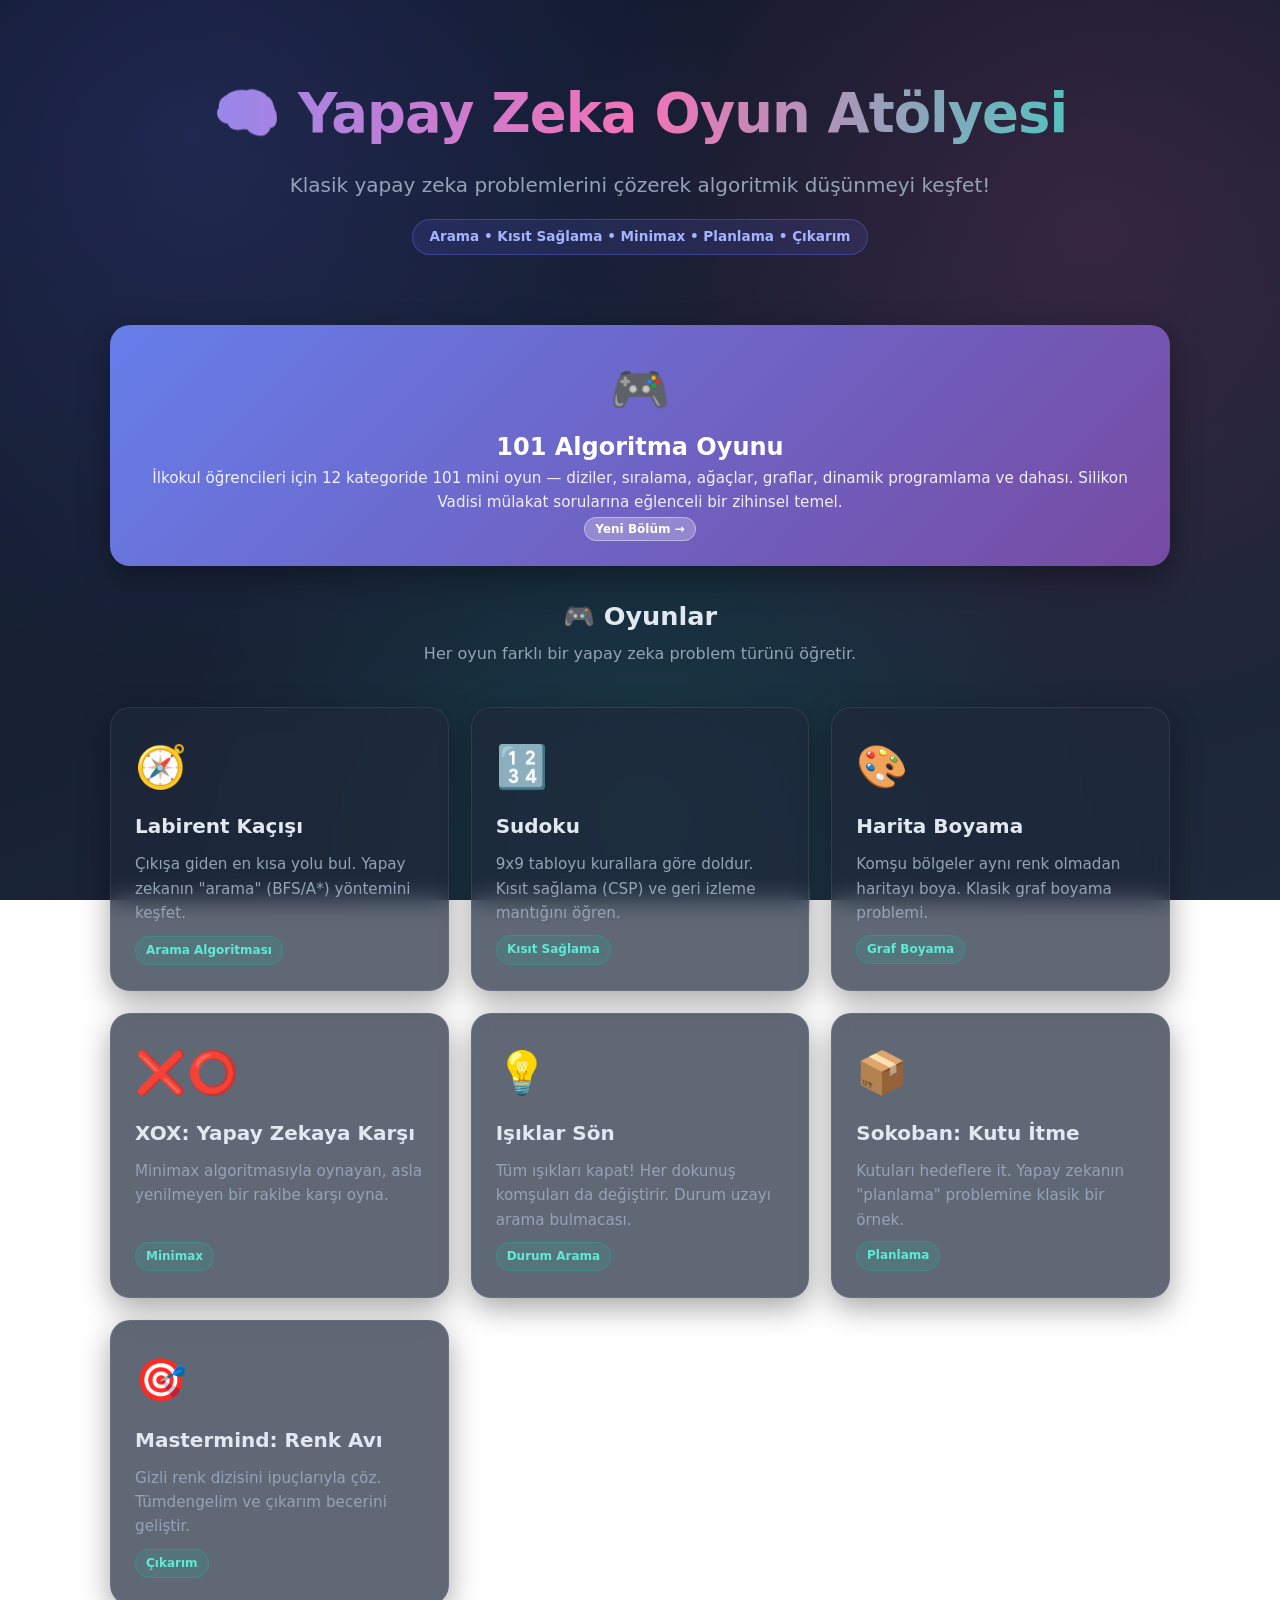
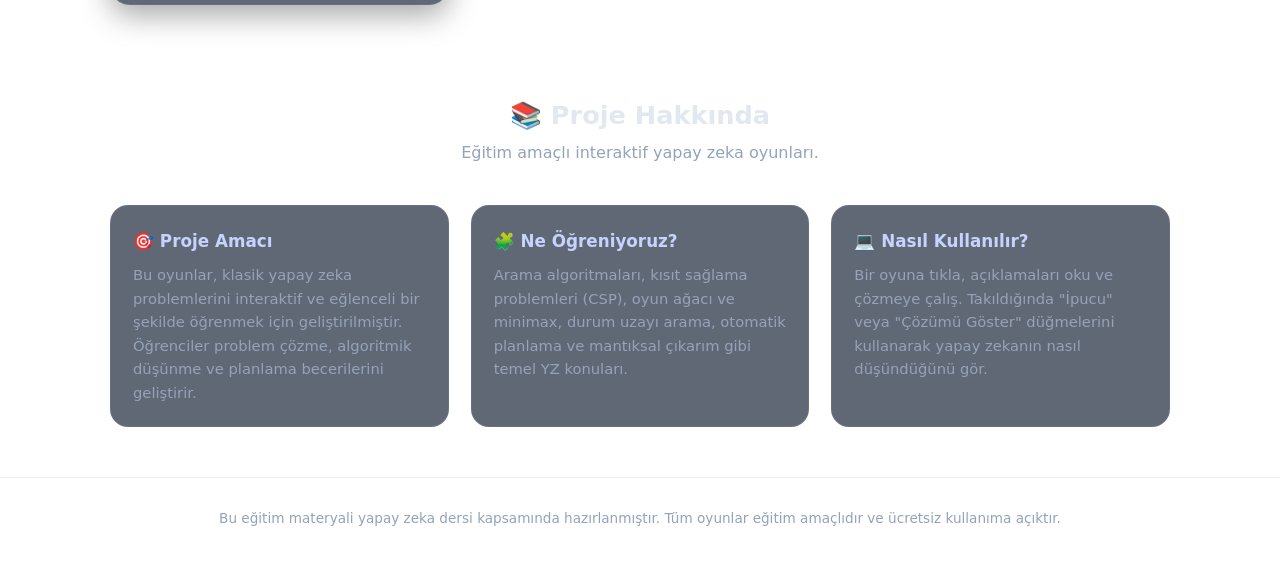
<file: index.html>
<!DOCTYPE html>
<html lang="tr">
<head>
  <meta charset="UTF-8" />
  <meta name="viewport" content="width=device-width, initial-scale=1.0" />
  <title>Yapay Zeka Oyun Atölyesi</title>
  <meta name="description" content="Klasik yapay zeka ve algoritma problemlerini interaktif oyunlarla öğren: arama, kısıt sağlama, minimax ve daha fazlası." />
  <link rel="stylesheet" href="assets/css/style.css" />
  <link rel="icon" href="data:image/svg+xml,<svg xmlns='http://www.w3.org/2000/svg' viewBox='0 0 100 100'><text y='.9em' font-size='90'>🧠</text></svg>" />
</head>
<body>
  <header class="hero">
    <div class="container">
      <h1>🧠 Yapay Zeka Oyun Atölyesi</h1>
      <p>Klasik yapay zeka problemlerini çözerek algoritmik düşünmeyi keşfet!</p>
      <span class="tag">Arama • Kısıt Sağlama • Minimax • Planlama • Çıkarım</span>
    </div>
  </header>

  <main class="container">
    <a class="card" href="algoritma/index.html"
       style="display:block;margin:30px 0 10px;background:linear-gradient(135deg,#667eea,#764ba2);color:#fff;text-align:center;border:none;">
      <div class="icon" style="font-size:3rem;">🎮</div>
      <h3 style="font-size:1.5rem;">101 Algoritma Oyunu</h3>
      <p style="color:rgba(255,255,255,.9);">
        İlkokul öğrencileri için 12 kategoride 101 mini oyun — diziler, sıralama, ağaçlar, graflar, dinamik programlama ve dahası.
        Silikon Vadisi mülakat sorularına eğlenceli bir zihinsel temel.
      </p>
      <span class="chip" style="background:rgba(255,255,255,.25);color:#fff;border-color:rgba(255,255,255,.4);">Yeni Bölüm →</span>
    </a>

    <h2 class="section-title">🎮 Oyunlar</h2>
    <p class="section-sub">Her oyun farklı bir yapay zeka problem türünü öğretir.</p>

    <section class="grid">
      <a class="card" href="games/labirent.html">
        <div class="icon">🧭</div>
        <h3>Labirent Kaçışı</h3>
        <p>Çıkışa giden en kısa yolu bul. Yapay zekanın "arama" (BFS/A*) yöntemini keşfet.</p>
        <span class="chip">Arama Algoritması</span>
      </a>

      <a class="card" href="games/sudoku.html">
        <div class="icon">🔢</div>
        <h3>Sudoku</h3>
        <p>9x9 tabloyu kurallara göre doldur. Kısıt sağlama (CSP) ve geri izleme mantığını öğren.</p>
        <span class="chip">Kısıt Sağlama</span>
      </a>

      <a class="card" href="games/harita.html">
        <div class="icon">🎨</div>
        <h3>Harita Boyama</h3>
        <p>Komşu bölgeler aynı renk olmadan haritayı boya. Klasik graf boyama problemi.</p>
        <span class="chip">Graf Boyama</span>
      </a>

      <a class="card" href="games/xox.html">
        <div class="icon">❌⭕</div>
        <h3>XOX: Yapay Zekaya Karşı</h3>
        <p>Minimax algoritmasıyla oynayan, asla yenilmeyen bir rakibe karşı oyna.</p>
        <span class="chip">Minimax</span>
      </a>

      <a class="card" href="games/isiklar.html">
        <div class="icon">💡</div>
        <h3>Işıklar Sön</h3>
        <p>Tüm ışıkları kapat! Her dokunuş komşuları da değiştirir. Durum uzayı arama bulmacası.</p>
        <span class="chip">Durum Arama</span>
      </a>

      <a class="card" href="games/sokoban.html">
        <div class="icon">📦</div>
        <h3>Sokoban: Kutu İtme</h3>
        <p>Kutuları hedeflere it. Yapay zekanın "planlama" problemine klasik bir örnek.</p>
        <span class="chip">Planlama</span>
      </a>

      <a class="card" href="games/mastermind.html">
        <div class="icon">🎯</div>
        <h3>Mastermind: Renk Avı</h3>
        <p>Gizli renk dizisini ipuçlarıyla çöz. Tümdengelim ve çıkarım becerini geliştir.</p>
        <span class="chip">Çıkarım</span>
      </a>
    </section>

    <h2 class="section-title">📚 Proje Hakkında</h2>
    <p class="section-sub">Eğitim amaçlı interaktif yapay zeka oyunları.</p>

    <section class="about">
      <div class="block">
        <h4>🎯 Proje Amacı</h4>
        <p>Bu oyunlar, klasik yapay zeka problemlerini interaktif ve eğlenceli bir şekilde öğrenmek için geliştirilmiştir. Öğrenciler problem çözme, algoritmik düşünme ve planlama becerilerini geliştirir.</p>
      </div>
      <div class="block">
        <h4>🧩 Ne Öğreniyoruz?</h4>
        <p>Arama algoritmaları, kısıt sağlama problemleri (CSP), oyun ağacı ve minimax, durum uzayı arama, otomatik planlama ve mantıksal çıkarım gibi temel YZ konuları.</p>
      </div>
      <div class="block">
        <h4>💻 Nasıl Kullanılır?</h4>
        <p>Bir oyuna tıkla, açıklamaları oku ve çözmeye çalış. Takıldığında "İpucu" veya "Çözümü Göster" düğmelerini kullanarak yapay zekanın nasıl düşündüğünü gör.</p>
      </div>
    </section>
  </main>

  <footer>
    Bu eğitim materyali yapay zeka dersi kapsamında hazırlanmıştır. Tüm oyunlar eğitim amaçlıdır ve ücretsiz kullanıma açıktır.
  </footer>
</body>
</html>
</file>
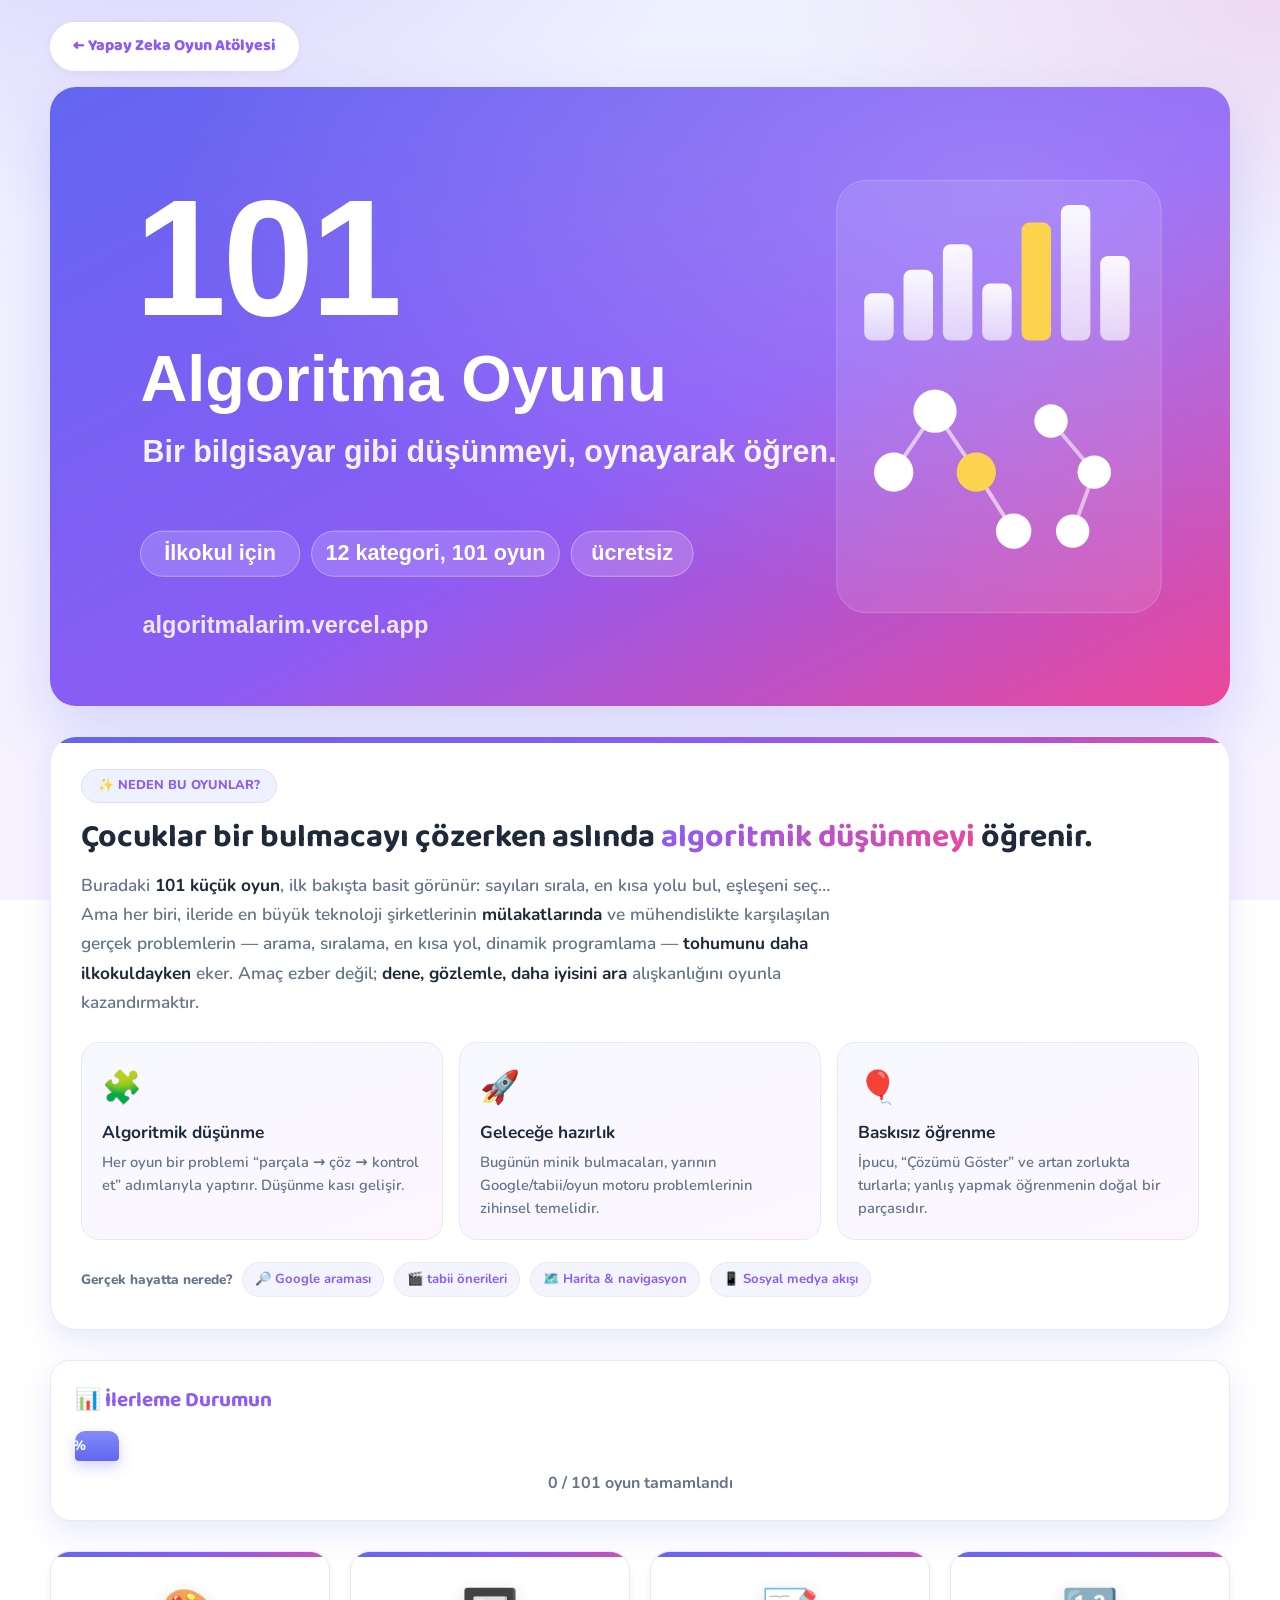
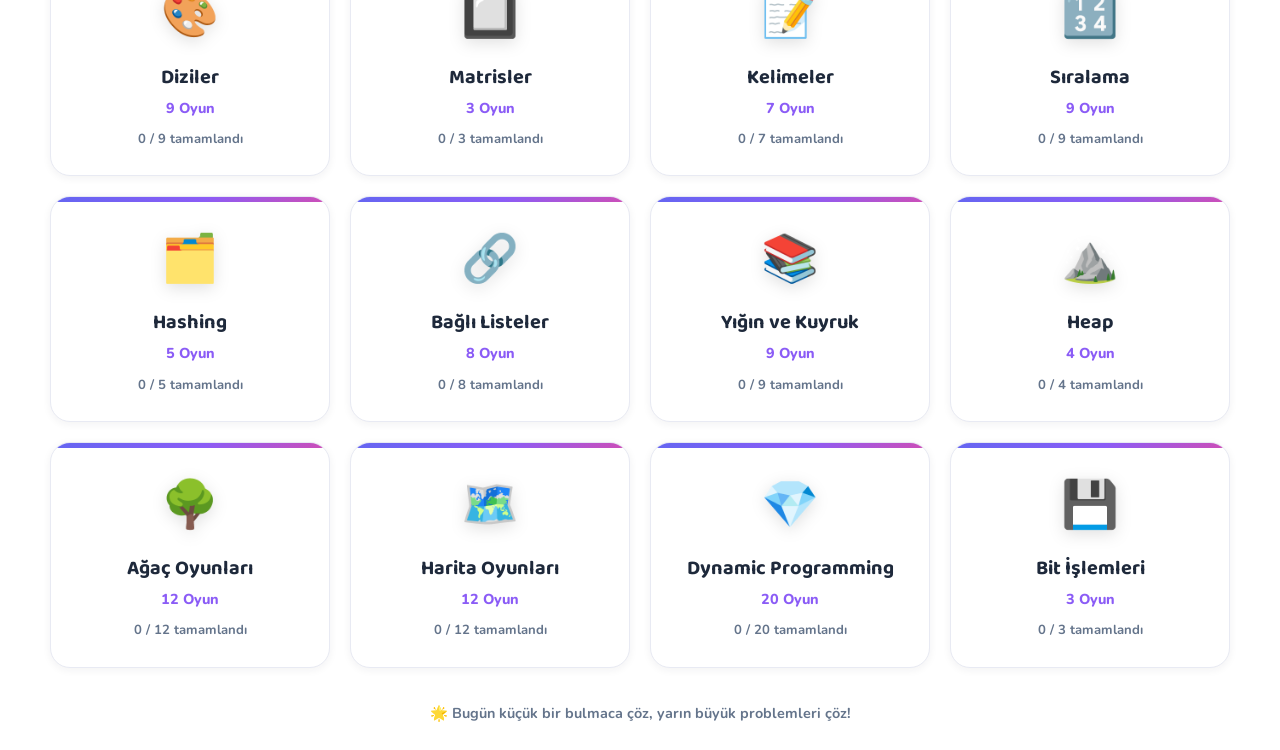
<file: algoritma/index.html>
<!DOCTYPE html>
<html lang="tr">
<head>
  <meta charset="UTF-8" />
  <meta name="viewport" content="width=device-width, initial-scale=1.0" />
  <title>🎮 101 Algoritma Oyunu</title>
  <meta name="description" content="İlkokul öğrencileri için 101 algoritma oyunu — Silikon Vadisi mülakat sorularına eğlenceli bir zihinsel temel." />
  <meta property="og:title" content="101 Algoritma Oyunu" />
  <meta property="og:description" content="Bir bilgisayar gibi düşünmeyi, oynayarak öğren. İlkokul için 12 kategoride 101 oyun, ücretsiz." />
  <meta property="og:image" content="https://algoritmalarim.vercel.app/algoritma/assets/banner.jpg" />
  <meta property="og:image:width" content="1200" />
  <meta property="og:image:height" content="630" />
  <meta property="og:url" content="https://algoritmalarim.vercel.app/algoritma/" />
  <meta property="og:type" content="website" />
  <meta name="twitter:card" content="summary_large_image" />
  <link rel="stylesheet" href="algoritma.css" />
  <link rel="icon" href="data:image/svg+xml,<svg xmlns='http://www.w3.org/2000/svg' viewBox='0 0 100 100'><text y='.9em' font-size='90'>🎮</text></svg>" />
</head>
<body>
  <div class="wrap">
    <div class="nav-row" style="justify-content:flex-start;margin:0 0 16px;">
      <a class="pill solid" href="../index.html">← Yapay Zeka Oyun Atölyesi</a>
    </div>
    <img class="banner" src="assets/banner.svg" alt="101 Algoritma Oyunu — Bir bilgisayar gibi düşünmeyi, oynayarak öğren" />

    <section class="mission">
      <span class="badge">✨ NEDEN BU OYUNLAR?</span>
      <h2>Çocuklar bir bulmacayı çözerken aslında <span class="hl">algoritmik düşünmeyi</span> öğrenir.</h2>
      <p class="lead">
        Buradaki <b>101 küçük oyun</b>, ilk bakışta basit görünür: sayıları sırala, en kısa yolu bul, eşleşeni seç…
        Ama her biri, ileride en büyük teknoloji şirketlerinin <b>mülakatlarında</b> ve mühendislikte karşılaşılan
        gerçek problemlerin — arama, sıralama, en kısa yol, dinamik programlama — <b>tohumunu daha ilkokuldayken</b> eker.
        Amaç ezber değil; <b>dene, gözlemle, daha iyisini ara</b> alışkanlığını oyunla kazandırmaktır.
      </p>

      <div class="mission-cards">
        <div class="mcard">
          <div class="mi">🧩</div>
          <h4>Algoritmik düşünme</h4>
          <p>Her oyun bir problemi “parçala → çöz → kontrol et” adımlarıyla yaptırır. Düşünme kası gelişir.</p>
        </div>
        <div class="mcard">
          <div class="mi">🚀</div>
          <h4>Geleceğe hazırlık</h4>
          <p>Bugünün minik bulmacaları, yarının Google/tabii/oyun motoru problemlerinin zihinsel temelidir.</p>
        </div>
        <div class="mcard">
          <div class="mi">🎈</div>
          <h4>Baskısız öğrenme</h4>
          <p>İpucu, “Çözümü Göster” ve artan zorlukta turlarla; yanlış yapmak öğrenmenin doğal bir parçasıdır.</p>
        </div>
      </div>

      <div class="real">
        <span class="lbl">Gerçek hayatta nerede?</span>
        <span class="tagx">🔎 Google araması</span>
        <span class="tagx">🎬 tabii önerileri</span>
        <span class="tagx">🗺️ Harita & navigasyon</span>
        <span class="tagx">📱 Sosyal medya akışı</span>
      </div>
    </section>

    <main id="hub"></main>
    <footer class="foot">
      🌟 Bugün küçük bir bulmaca çöz, yarın büyük problemleri çöz!
    </footer>
  </div>
  <script src="games.js"></script>
  <script src="rich/kit.js"></script>
  <script src="rich/arrays.js"></script>
  <script src="rich/sorting.js"></script>
  <script src="rich/strings.js"></script>
  <script src="rich/hashing.js"></script>
  <script src="rich/linked.js"></script>
  <script src="rich/stack.js"></script>
  <script src="rich/heap.js"></script>
  <script src="rich/bits.js"></script>
  <script src="rich/trees.js"></script>
  <script src="rich/graphs.js"></script>
  <script src="rich/dp.js"></script>
  <script src="rich/matrix.js"></script>
  <script src="engine.js"></script>
</body>
</html>
</file>
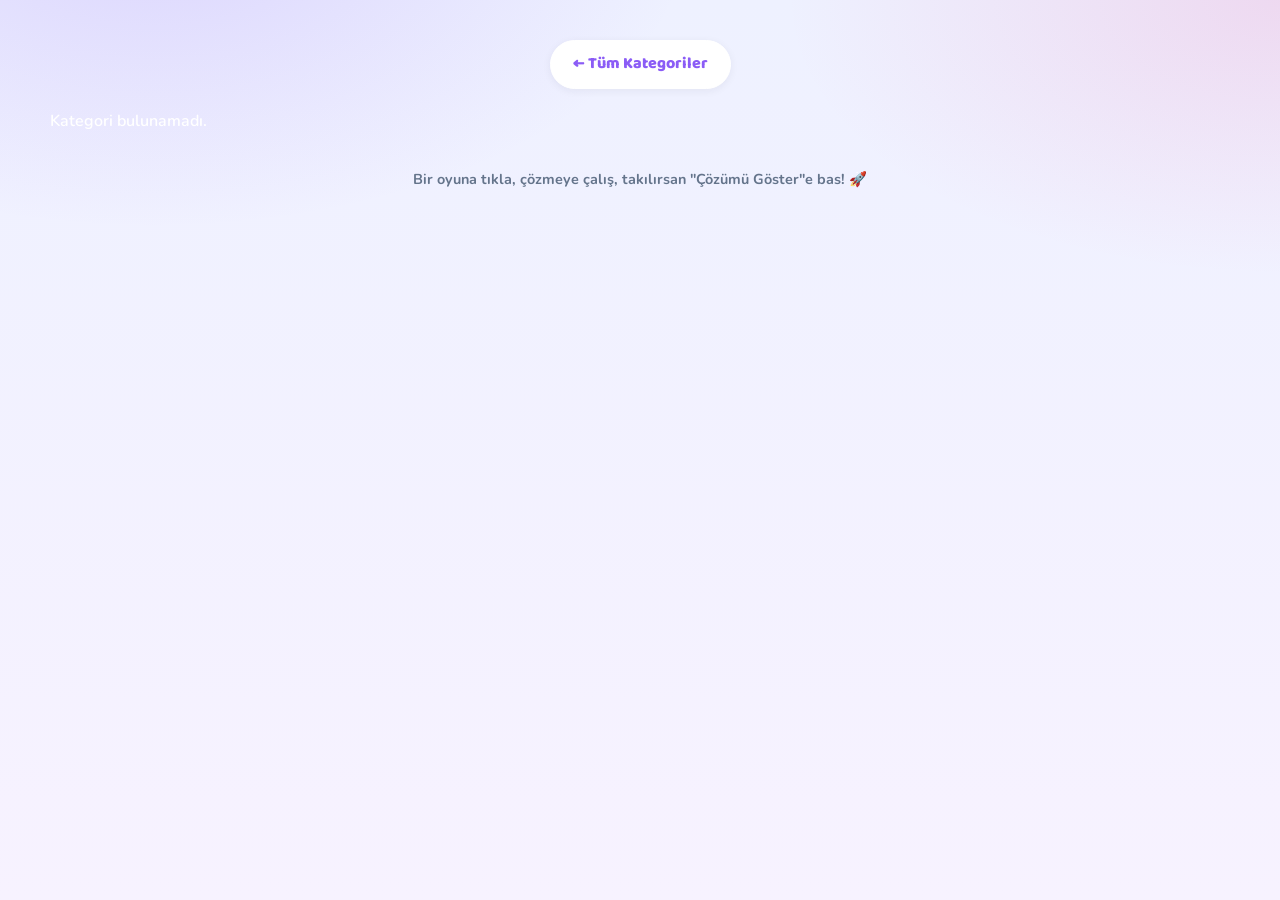
<file: algoritma/category.html>
<!DOCTYPE html>
<html lang="tr">
<head>
  <meta charset="UTF-8" />
  <meta name="viewport" content="width=device-width, initial-scale=1.0" />
  <title>Kategori | 101 Algoritma Oyunu</title>
  <link rel="stylesheet" href="algoritma.css" />
  <link rel="icon" href="data:image/svg+xml,<svg xmlns='http://www.w3.org/2000/svg' viewBox='0 0 100 100'><text y='.9em' font-size='90'>🎮</text></svg>" />
</head>
<body>
  <div class="wrap">
    <div class="nav-row" style="margin-bottom:20px">
      <a class="pill solid" href="index.html">← Tüm Kategoriler</a>
    </div>
    <main id="catpage"></main>
    <footer class="foot">Bir oyuna tıkla, çözmeye çalış, takılırsan "Çözümü Göster"e bas! 🚀</footer>
  </div>
  <script src="games.js"></script>
  <script src="rich/kit.js"></script>
  <script src="rich/arrays.js"></script>
  <script src="rich/sorting.js"></script>
  <script src="rich/strings.js"></script>
  <script src="rich/hashing.js"></script>
  <script src="rich/linked.js"></script>
  <script src="rich/stack.js"></script>
  <script src="rich/heap.js"></script>
  <script src="rich/bits.js"></script>
  <script src="rich/trees.js"></script>
  <script src="rich/graphs.js"></script>
  <script src="rich/dp.js"></script>
  <script src="rich/matrix.js"></script>
  <script src="engine.js"></script>
</body>
</html>
</file>
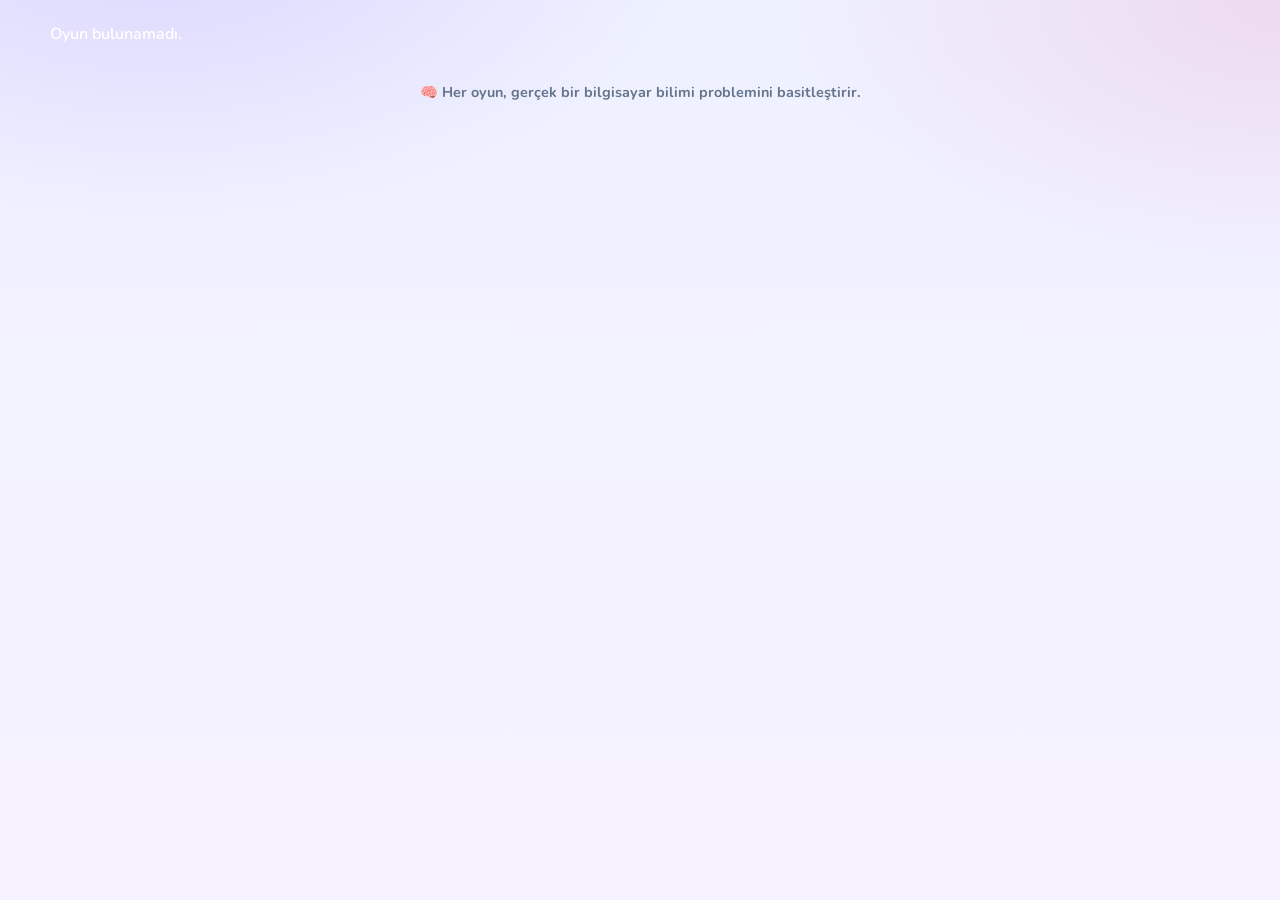
<file: algoritma/game.html>
<!DOCTYPE html>
<html lang="tr">
<head>
  <meta charset="UTF-8" />
  <meta name="viewport" content="width=device-width, initial-scale=1.0" />
  <title>Oyun | 101 Algoritma Oyunu</title>
  <link rel="stylesheet" href="algoritma.css" />
  <link rel="icon" href="data:image/svg+xml,<svg xmlns='http://www.w3.org/2000/svg' viewBox='0 0 100 100'><text y='.9em' font-size='90'>🎮</text></svg>" />
</head>
<body>
  <div class="wrap">
    <main id="gamepage"></main>
    <footer class="foot">🧠 Her oyun, gerçek bir bilgisayar bilimi problemini basitleştirir.</footer>
  </div>
  <script src="games.js"></script>
  <script src="rich/kit.js"></script>
  <script src="rich/arrays.js"></script>
  <script src="rich/sorting.js"></script>
  <script src="rich/strings.js"></script>
  <script src="rich/hashing.js"></script>
  <script src="rich/linked.js"></script>
  <script src="rich/stack.js"></script>
  <script src="rich/heap.js"></script>
  <script src="rich/bits.js"></script>
  <script src="rich/trees.js"></script>
  <script src="rich/graphs.js"></script>
  <script src="rich/dp.js"></script>
  <script src="rich/matrix.js"></script>
  <script src="engine.js"></script>
</body>
</html>
</file>
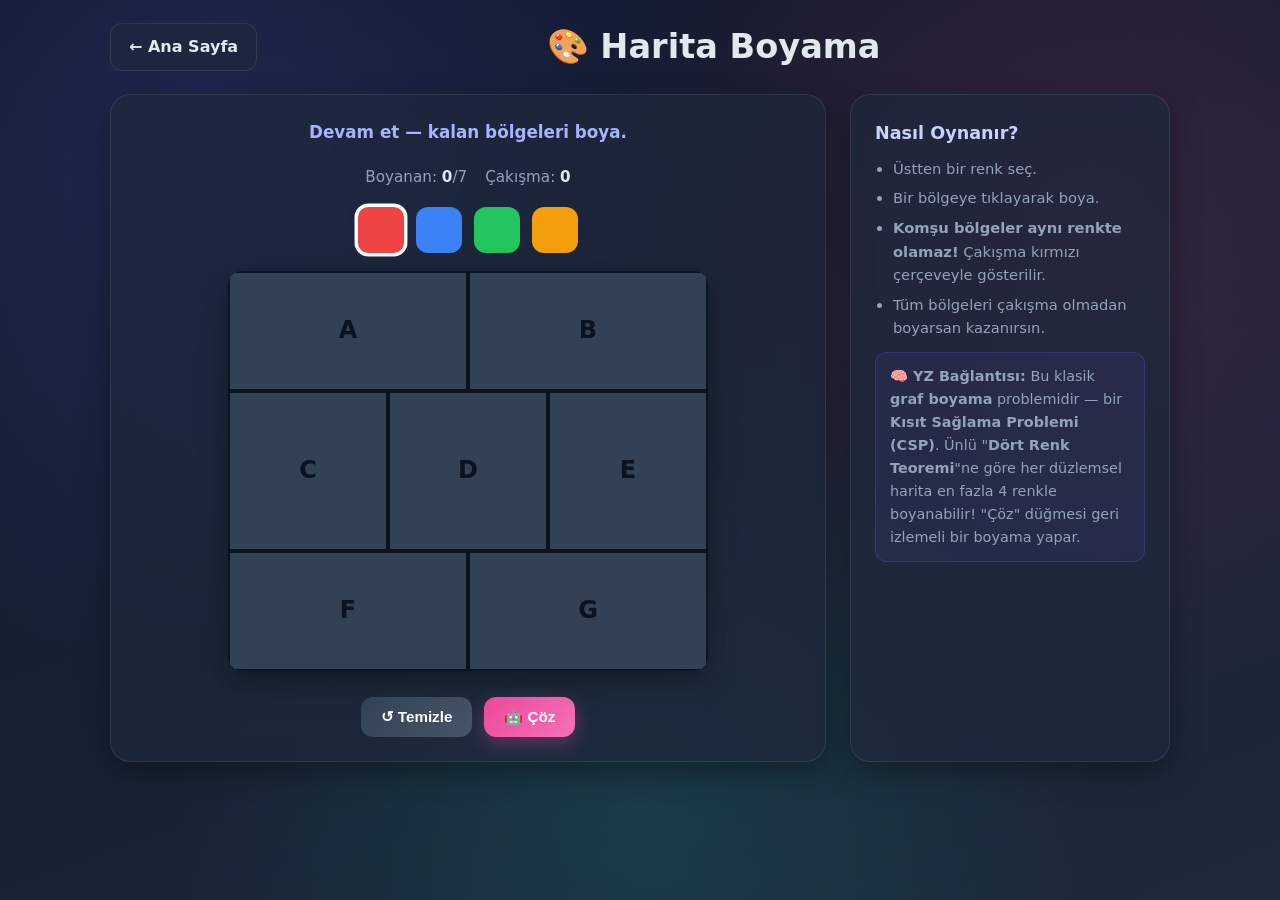
<file: games/harita.html>
<!DOCTYPE html>
<html lang="tr">
<head>
  <meta charset="UTF-8" />
  <meta name="viewport" content="width=device-width, initial-scale=1.0" />
  <title>Harita Boyama | Yapay Zeka Oyunları</title>
  <link rel="stylesheet" href="../assets/css/style.css" />
  <link rel="icon" href="data:image/svg+xml,<svg xmlns='http://www.w3.org/2000/svg' viewBox='0 0 100 100'><text y='.9em' font-size='90'>🎨</text></svg>" />
  <style>
    .mapwrap { width: min(92vw, 480px); }
    svg { width: 100%; height: auto; border-radius: 14px; background: #0b1220; box-shadow: var(--shadow); }
    .region { cursor: pointer; transition: fill 0.2s; stroke: #0b1220; stroke-width: 3; }
    .region.conflict { stroke: #ef4444; stroke-width: 5; }
    .rlabel { fill: #0b1220; font-weight: 800; font-size: 18px; pointer-events: none; text-anchor: middle; dominant-baseline: middle; }
    .palette { display: flex; gap: 12px; flex-wrap: wrap; justify-content: center; }
    .swatch {
      width: 46px; height: 46px; border-radius: 12px; cursor: pointer;
      border: 3px solid transparent; transition: transform 0.15s, border-color 0.15s;
    }
    .swatch:hover { transform: scale(1.1); }
    .swatch.active { border-color: #fff; transform: scale(1.15); }
  </style>
</head>
<body>
  <div class="container">
    <div class="topbar">
      <a class="back-btn" href="../index.html">← Ana Sayfa</a>
      <h1 class="game-title">🎨 Harita Boyama</h1>
      <span></span>
    </div>

    <div class="game-layout with-side">
      <div class="panel">
        <div class="stage">
          <div class="status info" id="status">Bir renk seç, sonra bir bölgeye tıkla.</div>
          <div class="stat-row">
            <span>Boyanan: <b id="painted">0</b>/7</span>
            <span>Çakışma: <b id="conflict">0</b></span>
          </div>
          <div class="palette" id="palette"></div>
          <div class="mapwrap">
            <svg viewBox="0 0 360 300" id="map"></svg>
          </div>
          <div class="controls">
            <button class="btn secondary" id="clearBtn">↺ Temizle</button>
            <button class="btn pink" id="solveBtn">🤖 Çöz</button>
          </div>
        </div>
      </div>

      <aside class="panel">
        <h3>Nasıl Oynanır?</h3>
        <ul>
          <li>Üstten bir renk seç.</li>
          <li>Bir bölgeye tıklayarak boya.</li>
          <li><b>Komşu bölgeler aynı renkte olamaz!</b> Çakışma kırmızı çerçeveyle gösterilir.</li>
          <li>Tüm bölgeleri çakışma olmadan boyarsan kazanırsın.</li>
        </ul>
        <div class="hint-box">
          <b>🧠 YZ Bağlantısı:</b> Bu klasik <b>graf boyama</b> problemidir — bir <b>Kısıt Sağlama Problemi (CSP)</b>.
          Ünlü "<b>Dört Renk Teoremi</b>"ne göre her düzlemsel harita en fazla 4 renkle boyanabilir!
          "Çöz" düğmesi geri izlemeli bir boyama yapar.
        </div>
      </aside>
    </div>
  </div>

  <script>
    const COLORS = ['#ef4444', '#3b82f6', '#22c55e', '#f59e0b'];
    const regions = [
      { id: 0, x: 0,   y: 0,   w: 180, h: 90  },
      { id: 1, x: 180, y: 0,   w: 180, h: 90  },
      { id: 2, x: 0,   y: 90,  w: 120, h: 120 },
      { id: 3, x: 120, y: 90,  w: 120, h: 120 },
      { id: 4, x: 240, y: 90,  w: 120, h: 120 },
      { id: 5, x: 0,   y: 210, w: 180, h: 90  },
      { id: 6, x: 180, y: 210, w: 180, h: 90  },
    ];
    const adj = [[0,1],[0,2],[0,3],[1,3],[1,4],[2,3],[3,4],[2,5],[3,5],[3,6],[4,6],[5,6]];
    let colors = Array(7).fill(-1);
    let selected = 0;

    const mapEl = document.getElementById('map');
    const statusEl = document.getElementById('status');
    const paintedEl = document.getElementById('painted');
    const conflictEl = document.getElementById('conflict');

    function buildPalette() {
      const p = document.getElementById('palette'); p.innerHTML = '';
      COLORS.forEach((c, i) => {
        const s = document.createElement('div');
        s.className = 'swatch' + (i === selected ? ' active' : '');
        s.style.background = c;
        s.onclick = () => { selected = i; buildPalette(); };
        p.appendChild(s);
      });
    }

    function conflictsOf(i) {
      if (colors[i] < 0) return false;
      return adj.some(([a, b]) => (a === i && colors[b] === colors[i]) || (b === i && colors[a] === colors[i]));
    }

    function render() {
      mapEl.innerHTML = '';
      let painted = 0, conf = 0;
      regions.forEach(r => {
        const isConf = conflictsOf(r.id);
        if (colors[r.id] >= 0) painted++;
        if (isConf) conf++;
        const rect = document.createElementNS('http://www.w3.org/2000/svg', 'rect');
        rect.setAttribute('x', r.x); rect.setAttribute('y', r.y);
        rect.setAttribute('width', r.w); rect.setAttribute('height', r.h);
        rect.setAttribute('class', 'region' + (isConf ? ' conflict' : ''));
        rect.setAttribute('fill', colors[r.id] >= 0 ? COLORS[colors[r.id]] : '#334155');
        rect.onclick = () => paint(r.id);
        mapEl.appendChild(rect);
        const t = document.createElementNS('http://www.w3.org/2000/svg', 'text');
        t.setAttribute('x', r.x + r.w/2); t.setAttribute('y', r.y + r.h/2);
        t.setAttribute('class', 'rlabel');
        t.textContent = String.fromCharCode(65 + r.id);
        mapEl.appendChild(t);
      });
      paintedEl.textContent = painted;
      conflictEl.textContent = conf / 2 | 0;
      if (painted === 7 && conf === 0) {
        statusEl.className = 'status win';
        statusEl.textContent = '🏆 Harika! Tüm harita kuralına uygun boyandı!';
      } else if (conf > 0) {
        statusEl.className = 'status lose';
        statusEl.textContent = '⚠️ Komşu bölgeler aynı renk! Çakışmaları düzelt.';
      } else {
        statusEl.className = 'status info';
        statusEl.textContent = 'Devam et — kalan bölgeleri boya.';
      }
    }

    function paint(id) {
      colors[id] = selected;
      render();
    }

    function solve() {
      const c = Array(7).fill(-1);
      function bt(i) {
        if (i === 7) return true;
        for (let k = 0; k < COLORS.length; k++) {
          const ok = !adj.some(([a, b]) =>
            (a === i && c[b] === k) || (b === i && c[a] === k));
          if (ok) { c[i] = k; if (bt(i + 1)) return true; c[i] = -1; }
        }
        return false;
      }
      bt(0);
      colors = c;
      render();
      statusEl.className = 'status info';
      statusEl.textContent = '🤖 Geri izleme ile boyandı (en az renkle).';
    }

    document.getElementById('clearBtn').onclick = () => { colors = Array(7).fill(-1); render(); };
    document.getElementById('solveBtn').onclick = solve;

    buildPalette();
    render();
  </script>
</body>
</html>
</file>
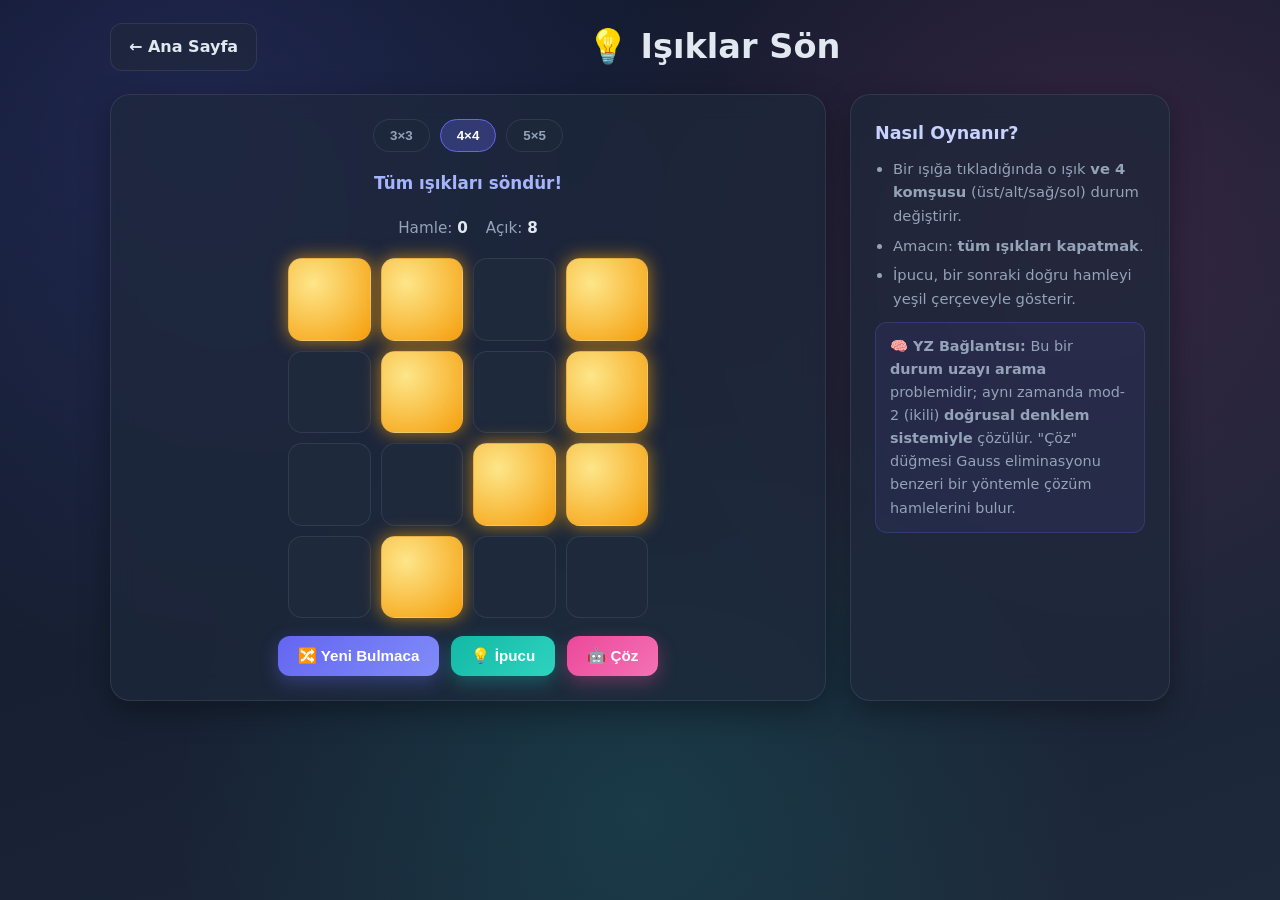
<file: games/isiklar.html>
<!DOCTYPE html>
<html lang="tr">
<head>
  <meta charset="UTF-8" />
  <meta name="viewport" content="width=device-width, initial-scale=1.0" />
  <title>Işıklar Sön | Yapay Zeka Oyunları</title>
  <link rel="stylesheet" href="../assets/css/style.css" />
  <link rel="icon" href="data:image/svg+xml,<svg xmlns='http://www.w3.org/2000/svg' viewBox='0 0 100 100'><text y='.9em' font-size='90'>💡</text></svg>" />
  <style>
    .lights { display: grid; gap: 10px; width: min(86vw, 360px); }
    .light {
      aspect-ratio: 1; border-radius: 14px; cursor: pointer; border: 1px solid var(--card-border);
      background: #1e293b; transition: background 0.15s, box-shadow 0.15s, transform 0.1s;
    }
    .light:hover { transform: scale(1.04); }
    .light.on {
      background: radial-gradient(circle at 30% 30%, #fde68a, #f59e0b);
      box-shadow: 0 0 18px rgba(245, 158, 11, 0.7);
    }
    .light.hint { outline: 3px dashed #34d399; outline-offset: -4px; }
    .sizerow { display: flex; gap: 10px; justify-content: center; }
    .sizerow button {
      padding: 8px 16px; border-radius: 999px; border: 1px solid var(--card-border);
      background: var(--card); color: var(--text-dim); cursor: pointer; font-weight: 600;
    }
    .sizerow button.active { background: rgba(99,102,241,0.3); color: #fff; border-color: var(--accent); }
  </style>
</head>
<body>
  <div class="container">
    <div class="topbar">
      <a class="back-btn" href="../index.html">← Ana Sayfa</a>
      <h1 class="game-title">💡 Işıklar Sön</h1>
      <span></span>
    </div>

    <div class="game-layout with-side">
      <div class="panel">
        <div class="stage">
          <div class="sizerow" id="sizerow">
            <button data-n="3">3×3</button>
            <button data-n="4" class="active">4×4</button>
            <button data-n="5">5×5</button>
          </div>
          <div class="status info" id="status">Tüm ışıkları söndür!</div>
          <div class="stat-row">
            <span>Hamle: <b id="moves">0</b></span>
            <span>Açık: <b id="on">0</b></span>
          </div>
          <div class="lights" id="board"></div>
          <div class="controls">
            <button class="btn" id="newBtn">🔀 Yeni Bulmaca</button>
            <button class="btn accent" id="hintBtn">💡 İpucu</button>
            <button class="btn pink" id="solveBtn">🤖 Çöz</button>
          </div>
        </div>
      </div>

      <aside class="panel">
        <h3>Nasıl Oynanır?</h3>
        <ul>
          <li>Bir ışığa tıkladığında o ışık <b>ve 4 komşusu</b> (üst/alt/sağ/sol) durum değiştirir.</li>
          <li>Amacın: <b>tüm ışıkları kapatmak</b>.</li>
          <li>İpucu, bir sonraki doğru hamleyi yeşil çerçeveyle gösterir.</li>
        </ul>
        <div class="hint-box">
          <b>🧠 YZ Bağlantısı:</b> Bu bir <b>durum uzayı arama</b> problemidir; aynı zamanda
          mod-2 (ikili) <b>doğrusal denklem sistemiyle</b> çözülür. "Çöz" düğmesi Gauss eliminasyonu
          benzeri bir yöntemle çözüm hamlelerini bulur.
        </div>
      </aside>
    </div>
  </div>

  <script>
    let N = 4, grid, moves, solutionPress;
    const boardEl = document.getElementById('board');
    const statusEl = document.getElementById('status');
    const movesEl = document.getElementById('moves');
    const onEl = document.getElementById('on');

    function toggle(g, r, c) {
      [[0,0],[-1,0],[1,0],[0,-1],[0,1]].forEach(([dr, dc]) => {
        const nr = r + dr, nc = c + dc;
        if (nr >= 0 && nr < N && nc >= 0 && nc < N) g[nr][nc] ^= 1;
      });
    }

    // Solve via Gaussian elimination over GF(2). Returns array of presses (r*N+c) or null.
    function computeSolution() {
      const size = N * N;
      // build matrix: each variable (press) affects which lights
      const A = [];
      for (let light = 0; light < size; light++) {
        A.push(new Array(size + 1).fill(0));
      }
      for (let v = 0; v < size; v++) {
        const r = Math.floor(v / N), c = v % N;
        [[0,0],[-1,0],[1,0],[0,-1],[0,1]].forEach(([dr, dc]) => {
          const nr = r + dr, nc = c + dc;
          if (nr >= 0 && nr < N && nc >= 0 && nc < N) A[nr*N+nc][v] = 1;
        });
      }
      for (let light = 0; light < size; light++) A[light][size] = grid[Math.floor(light/N)][light%N];
      // Gaussian elimination
      let row = 0;
      const where = new Array(size).fill(-1);
      for (let col = 0; col < size && row < size; col++) {
        let sel = -1;
        for (let i = row; i < size; i++) if (A[i][col]) { sel = i; break; }
        if (sel === -1) continue;
        [A[sel], A[row]] = [A[row], A[sel]];
        where[col] = row;
        for (let i = 0; i < size; i++) if (i !== row && A[i][col]) {
          for (let j = col; j <= size; j++) A[i][j] ^= A[row][j];
        }
        row++;
      }
      const x = new Array(size).fill(0);
      for (let col = 0; col < size; col++) if (where[col] !== -1) x[col] = A[where[col]][size];
      // verify
      const test = grid.map(r => [...r]);
      for (let v = 0; v < size; v++) if (x[v]) toggle(test, Math.floor(v/N), v%N);
      const ok = test.every(r => r.every(c => c === 0));
      return ok ? x : null;
    }

    function render(hintIdx) {
      boardEl.style.gridTemplateColumns = `repeat(${N}, 1fr)`;
      boardEl.innerHTML = '';
      let onCount = 0;
      for (let r = 0; r < N; r++) for (let c = 0; c < N; c++) {
        const d = document.createElement('div');
        d.className = 'light' + (grid[r][c] ? ' on' : '');
        if (hintIdx === r * N + c) d.classList.add('hint');
        if (grid[r][c]) onCount++;
        d.onclick = () => press(r, c);
        boardEl.appendChild(d);
      }
      onEl.textContent = onCount;
      return onCount;
    }

    function press(r, c) {
      toggle(grid, r, c);
      moves++; movesEl.textContent = moves;
      const onCount = render();
      if (onCount === 0) {
        statusEl.className = 'status win';
        statusEl.textContent = `🏆 Tüm ışıklar söndü! ${moves} hamlede.`;
      } else {
        statusEl.className = 'status info';
        statusEl.textContent = 'Devam et...';
      }
    }

    function newGame() {
      grid = Array.from({ length: N }, () => Array(N).fill(0));
      // scramble by random presses (guarantees solvable)
      const k = N * N;
      for (let i = 0; i < k; i++) {
        if (Math.random() < 0.5) toggle(grid, Math.floor(Math.random()*N), Math.floor(Math.random()*N));
      }
      if (grid.every(r => r.every(c => c === 0))) toggle(grid, 0, 0);
      moves = 0; movesEl.textContent = '0';
      statusEl.className = 'status info'; statusEl.textContent = 'Tüm ışıkları söndür!';
      render();
    }

    document.getElementById('newBtn').onclick = newGame;
    document.getElementById('hintBtn').onclick = () => {
      const sol = computeSolution();
      if (!sol) { statusEl.textContent = 'Çözüm bulunamadı.'; return; }
      const idx = sol.findIndex(v => v === 1);
      if (idx === -1) { statusEl.textContent = 'Zaten çözülmüş görünüyor!'; return; }
      render(idx);
      statusEl.className = 'status info';
      statusEl.textContent = '💡 Yeşil ışığa tıkla.';
    };
    document.getElementById('solveBtn').onclick = () => {
      const sol = computeSolution();
      if (!sol) { statusEl.textContent = 'Çözüm yok.'; return; }
      sol.forEach((v, i) => { if (v) toggle(grid, Math.floor(i/N), i%N); });
      render();
      statusEl.className = 'status info';
      statusEl.textContent = '🤖 Doğrusal cebir ile çözüldü!';
    };
    document.querySelectorAll('#sizerow button').forEach(b => b.onclick = () => {
      N = Number(b.dataset.n);
      document.querySelectorAll('#sizerow button').forEach(x => x.classList.remove('active'));
      b.classList.add('active');
      newGame();
    });

    newGame();
  </script>
</body>
</html>
</file>
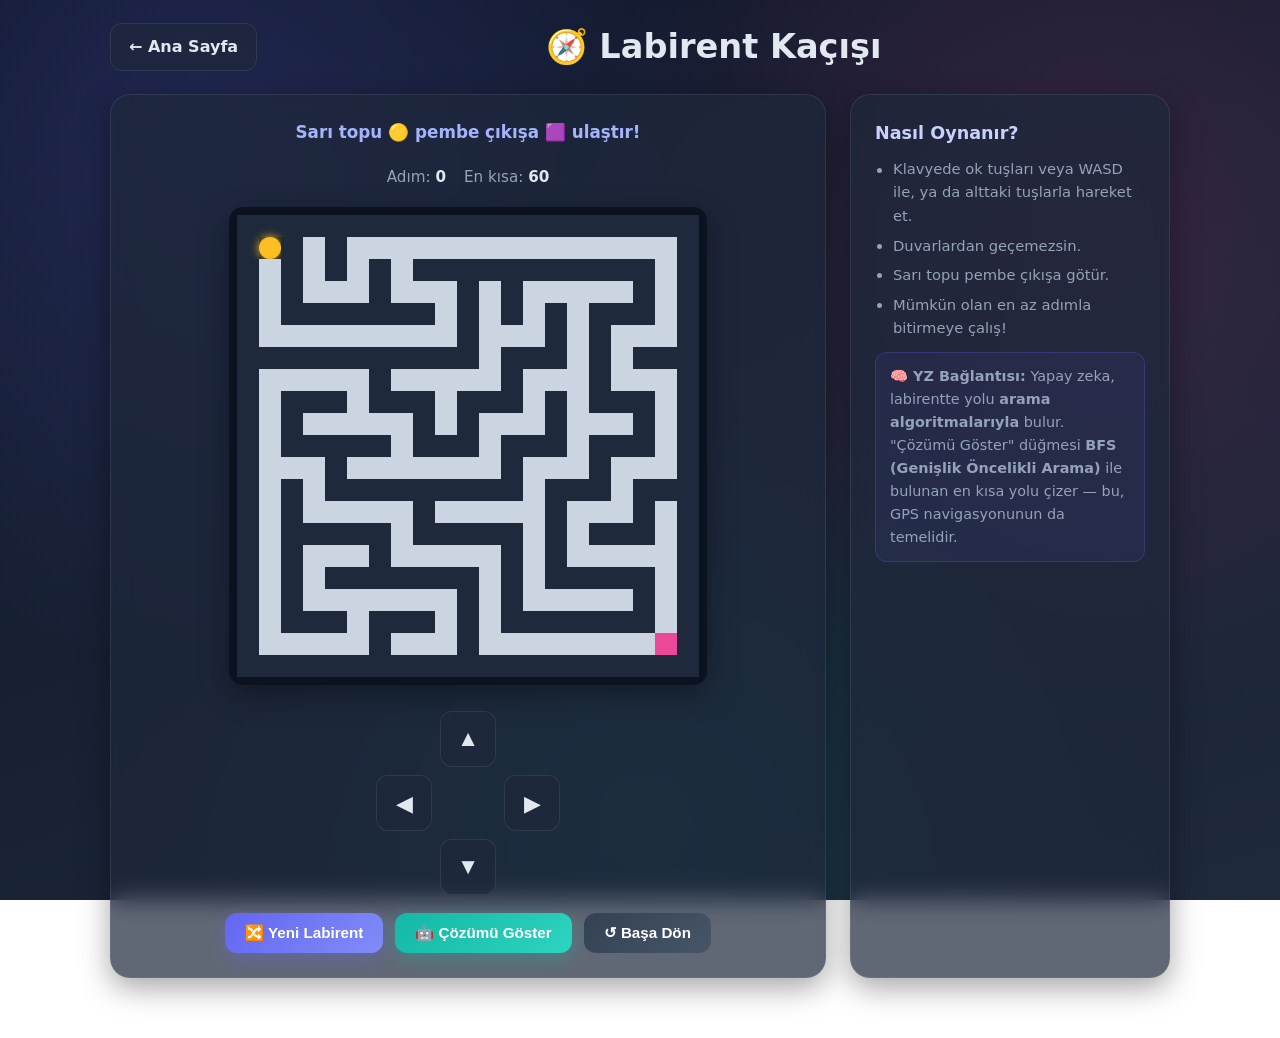
<file: games/labirent.html>
<!DOCTYPE html>
<html lang="tr">
<head>
  <meta charset="UTF-8" />
  <meta name="viewport" content="width=device-width, initial-scale=1.0" />
  <title>Labirent Kaçışı | Yapay Zeka Oyunları</title>
  <link rel="stylesheet" href="../assets/css/style.css" />
  <link rel="icon" href="data:image/svg+xml,<svg xmlns='http://www.w3.org/2000/svg' viewBox='0 0 100 100'><text y='.9em' font-size='90'>🧭</text></svg>" />
  <style>
    .maze {
      display: grid;
      gap: 0;
      background: #0b1220;
      padding: 8px;
      border-radius: 14px;
      box-shadow: var(--shadow);
      touch-action: none;
    }
    .cell { width: 22px; height: 22px; }
    .cell.wall { background: #1e293b; }
    .cell.path { background: #cbd5e1; }
    .cell.start { background: var(--accent-3); }
    .cell.goal { background: var(--accent-2); }
    .cell.player { background: #fbbf24; border-radius: 50%; box-shadow: 0 0 10px #fbbf24; }
    .cell.trail { background: #a5b4fc; }
    .cell.solution { background: #34d399; }
    .dpad {
      display: grid;
      grid-template-columns: repeat(3, 56px);
      grid-template-rows: repeat(3, 56px);
      gap: 8px;
      margin-top: 8px;
    }
    .dpad button {
      font-size: 1.4rem; border: none; border-radius: 12px; cursor: pointer;
      background: var(--card); border: 1px solid var(--card-border); color: var(--text);
    }
    .dpad button:hover { background: rgba(99,102,241,0.25); }
    .dpad .up { grid-column: 2; grid-row: 1; }
    .dpad .left { grid-column: 1; grid-row: 2; }
    .dpad .down { grid-column: 2; grid-row: 3; }
    .dpad .right { grid-column: 3; grid-row: 2; }
    @media (max-width: 520px) { .cell { width: 15px; height: 15px; } }
  </style>
</head>
<body>
  <div class="container">
    <div class="topbar">
      <a class="back-btn" href="../index.html">← Ana Sayfa</a>
      <h1 class="game-title">🧭 Labirent Kaçışı</h1>
      <span></span>
    </div>

    <div class="game-layout with-side">
      <div class="panel">
        <div class="stage">
          <div class="status info" id="status">Sarı topu 🟡 pembe çıkışa 🟪 ulaştır!</div>
          <div class="stat-row">
            <span>Adım: <b id="moves">0</b></span>
            <span>En kısa: <b id="optimal">?</b></span>
          </div>
          <div class="maze" id="maze"></div>
          <div class="dpad">
            <button class="up" data-dir="up">▲</button>
            <button class="left" data-dir="left">◀</button>
            <button class="down" data-dir="down">▼</button>
            <button class="right" data-dir="right">▶</button>
          </div>
          <div class="controls">
            <button class="btn" id="newBtn">🔀 Yeni Labirent</button>
            <button class="btn accent" id="solveBtn">🤖 Çözümü Göster</button>
            <button class="btn secondary" id="resetBtn">↺ Başa Dön</button>
          </div>
        </div>
      </div>

      <aside class="panel">
        <h3>Nasıl Oynanır?</h3>
        <ul>
          <li>Klavyede ok tuşları veya WASD ile, ya da alttaki tuşlarla hareket et.</li>
          <li>Duvarlardan geçemezsin.</li>
          <li>Sarı topu pembe çıkışa götür.</li>
          <li>Mümkün olan en az adımla bitirmeye çalış!</li>
        </ul>
        <div class="hint-box">
          <b>🧠 YZ Bağlantısı:</b> Yapay zeka, labirentte yolu <b>arama algoritmalarıyla</b> bulur.
          "Çözümü Göster" düğmesi <b>BFS (Genişlik Öncelikli Arama)</b> ile bulunan en kısa yolu çizer —
          bu, GPS navigasyonunun da temelidir.
        </div>
      </aside>
    </div>
  </div>

  <script>
    const ROWS = 21, COLS = 21;
    let grid, player, start, goal, moves, solved;
    const mazeEl = document.getElementById('maze');
    const statusEl = document.getElementById('status');
    const movesEl = document.getElementById('moves');
    const optimalEl = document.getElementById('optimal');

    function generateMaze() {
      // 1 = wall, 0 = path
      grid = Array.from({ length: ROWS }, () => Array(COLS).fill(1));
      function carve(r, c) {
        grid[r][c] = 0;
        const dirs = [[-2,0],[2,0],[0,-2],[0,2]].sort(() => Math.random() - 0.5);
        for (const [dr, dc] of dirs) {
          const nr = r + dr, nc = c + dc;
          if (nr > 0 && nr < ROWS-1 && nc > 0 && nc < COLS-1 && grid[nr][nc] === 1) {
            grid[r + dr/2][c + dc/2] = 0;
            carve(nr, nc);
          }
        }
      }
      carve(1, 1);
      start = { r: 1, c: 1 };
      goal = { r: ROWS - 2, c: COLS - 2 };
      grid[goal.r][goal.c] = 0;
    }

    function bfs() {
      const q = [start];
      const prev = {};
      const seen = new Set([start.r + ',' + start.c]);
      while (q.length) {
        const cur = q.shift();
        if (cur.r === goal.r && cur.c === goal.c) break;
        for (const [dr, dc] of [[-1,0],[1,0],[0,-1],[0,1]]) {
          const nr = cur.r + dr, nc = cur.c + dc, key = nr + ',' + nc;
          if (nr>=0 && nr<ROWS && nc>=0 && nc<COLS && grid[nr][nc]===0 && !seen.has(key)) {
            seen.add(key); prev[key] = cur.r + ',' + cur.c; q.push({r:nr, c:nc});
          }
        }
      }
      const path = []; let key = goal.r + ',' + goal.c;
      while (key) { const [r,c] = key.split(',').map(Number); path.push({r,c}); key = prev[key]; }
      return path.reverse();
    }

    function render(extra) {
      mazeEl.style.gridTemplateColumns = `repeat(${COLS}, 1fr)`;
      mazeEl.innerHTML = '';
      const solSet = new Set((extra || []).map(p => p.r + ',' + p.c));
      for (let r = 0; r < ROWS; r++) {
        for (let c = 0; c < COLS; c++) {
          const d = document.createElement('div');
          d.className = 'cell ' + (grid[r][c] === 1 ? 'wall' : 'path');
          if (solSet.has(r + ',' + c)) d.className = 'cell solution';
          if (r === goal.r && c === goal.c) d.className = 'cell goal';
          if (r === player.r && c === player.c) d.className = 'cell player';
          mazeEl.appendChild(d);
        }
      }
    }

    function move(dir) {
      if (solved) return;
      const delta = { up:[-1,0], down:[1,0], left:[0,-1], right:[0,1] }[dir];
      const nr = player.r + delta[0], nc = player.c + delta[1];
      if (nr<0||nr>=ROWS||nc<0||nc>=COLS||grid[nr][nc]===1) return;
      player = { r: nr, c: nc };
      moves++; movesEl.textContent = moves;
      render();
      if (player.r === goal.r && player.c === goal.c) {
        solved = true;
        const opt = bfs().length - 1;
        statusEl.className = 'status win';
        statusEl.textContent = moves === opt ? `🏆 Mükemmel! En kısa yolla (${moves} adım) çıktın!` : `🎉 Çıktın! ${moves} adımda. (En kısa: ${opt})`;
      }
    }

    function newGame() {
      generateMaze();
      player = { ...start };
      moves = 0; solved = false;
      movesEl.textContent = '0';
      optimalEl.textContent = bfs().length - 1;
      statusEl.className = 'status info';
      statusEl.textContent = 'Sarı topu 🟡 pembe çıkışa 🟪 ulaştır!';
      render();
    }

    document.getElementById('newBtn').onclick = newGame;
    document.getElementById('resetBtn').onclick = () => {
      player = { ...start }; moves = 0; solved = false;
      movesEl.textContent = '0';
      statusEl.className = 'status info';
      statusEl.textContent = 'Tekrar dene!';
      render();
    };
    document.getElementById('solveBtn').onclick = () => {
      const path = bfs();
      render(path);
      solved = true;
      statusEl.className = 'status info';
      statusEl.textContent = `🤖 BFS ile bulunan en kısa yol: ${path.length - 1} adım`;
    };
    document.querySelectorAll('.dpad button').forEach(b => b.onclick = () => move(b.dataset.dir));
    document.addEventListener('keydown', e => {
      const map = { ArrowUp:'up', ArrowDown:'down', ArrowLeft:'left', ArrowRight:'right', w:'up', s:'down', a:'left', d:'right' };
      if (map[e.key]) { e.preventDefault(); move(map[e.key]); }
    });

    newGame();
  </script>
</body>
</html>
</file>
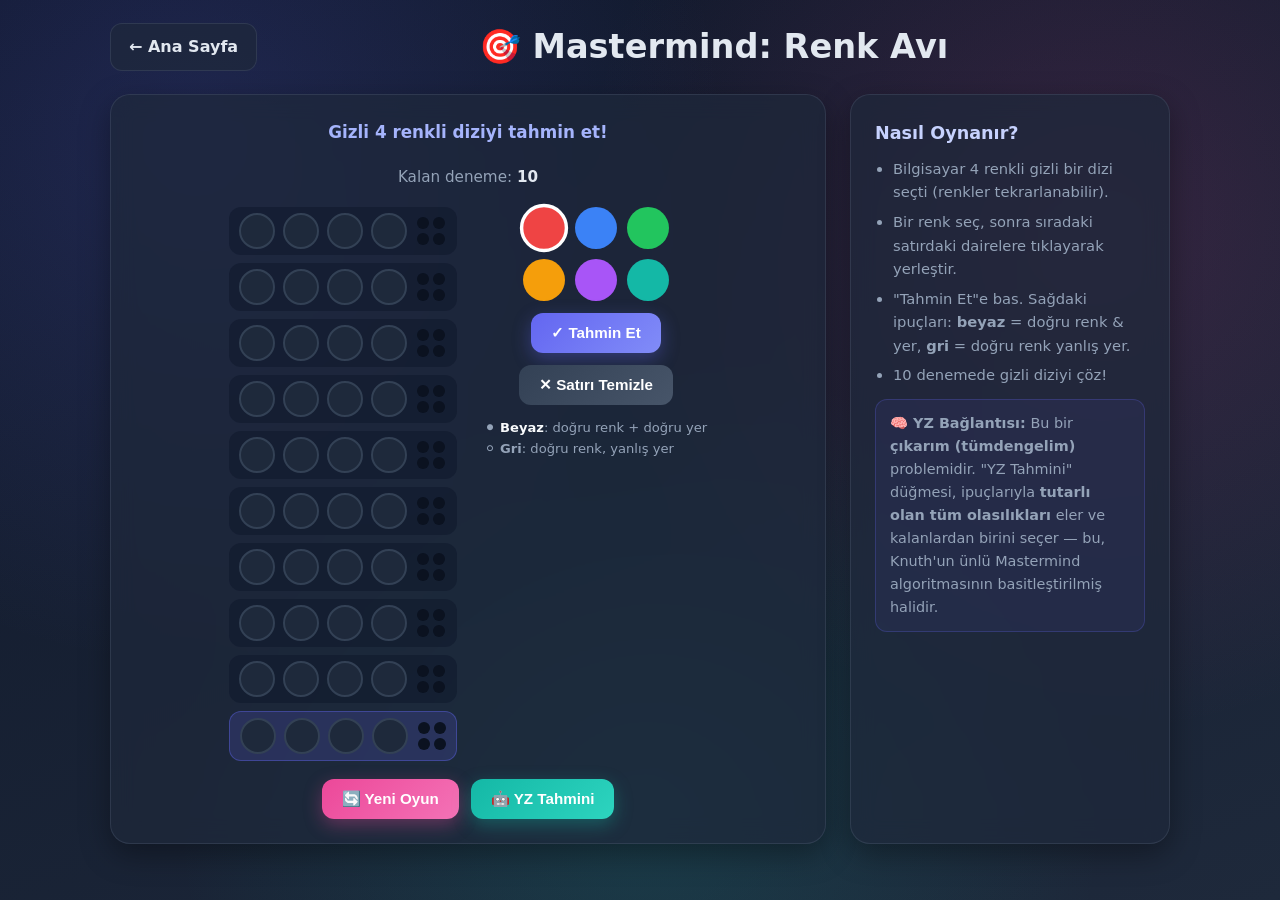
<file: games/mastermind.html>
<!DOCTYPE html>
<html lang="tr">
<head>
  <meta charset="UTF-8" />
  <meta name="viewport" content="width=device-width, initial-scale=1.0" />
  <title>Mastermind: Renk Avı | Yapay Zeka Oyunları</title>
  <link rel="stylesheet" href="../assets/css/style.css" />
  <link rel="icon" href="data:image/svg+xml,<svg xmlns='http://www.w3.org/2000/svg' viewBox='0 0 100 100'><text y='.9em' font-size='90'>🎯</text></svg>" />
  <style>
    .mmwrap { display: flex; gap: 28px; flex-wrap: wrap; justify-content: center; align-items: flex-start; }
    .rows { display: flex; flex-direction: column-reverse; gap: 8px; }
    .row { display: flex; align-items: center; gap: 10px; padding: 6px 10px; border-radius: 12px; background: rgba(15,23,42,0.5); }
    .row.active { background: rgba(99,102,241,0.18); border: 1px solid rgba(99,102,241,0.4); }
    .pegs { display: flex; gap: 8px; }
    .peg {
      width: 36px; height: 36px; border-radius: 50%; background: #1e293b;
      border: 2px solid #334155; cursor: pointer; transition: transform 0.1s;
    }
    .peg:hover { transform: scale(1.08); }
    .feedback { display: grid; grid-template-columns: repeat(2, 12px); gap: 4px; width: 28px; }
    .fb { width: 12px; height: 12px; border-radius: 50%; background: #0b1220; }
    .fb.black { background: #f8fafc; }
    .fb.white { background: #64748b; }
    .picker { display: flex; flex-direction: column; gap: 12px; align-items: center; }
    .colors { display: grid; grid-template-columns: repeat(3, 1fr); gap: 10px; }
    .cbtn {
      width: 42px; height: 42px; border-radius: 50%; cursor: pointer; border: 3px solid transparent;
      transition: transform 0.12s, border-color 0.12s;
    }
    .cbtn:hover { transform: scale(1.12); }
    .cbtn.active { border-color: #fff; transform: scale(1.15); }
    .legend { font-size: 0.82rem; color: var(--text-dim); }
    .legend b.black { color: #f8fafc; } .legend b.white { color: #94a3b8; }
  </style>
</head>
<body>
  <div class="container">
    <div class="topbar">
      <a class="back-btn" href="../index.html">← Ana Sayfa</a>
      <h1 class="game-title">🎯 Mastermind: Renk Avı</h1>
      <span></span>
    </div>

    <div class="game-layout with-side">
      <div class="panel">
        <div class="stage">
          <div class="status info" id="status">Gizli 4 renkli diziyi tahmin et!</div>
          <div class="stat-row"><span>Kalan deneme: <b id="left">10</b></span></div>
          <div class="mmwrap">
            <div class="rows" id="rows"></div>
            <div class="picker">
              <div class="colors" id="colors"></div>
              <button class="btn" id="guessBtn">✓ Tahmin Et</button>
              <button class="btn secondary" id="clearRow">✕ Satırı Temizle</button>
              <div class="legend">
                <span>⚫ <b class="black">Beyaz</b>: doğru renk + doğru yer</span><br>
                <span>⚪ <b class="white">Gri</b>: doğru renk, yanlış yer</span>
              </div>
            </div>
          </div>
          <div class="controls">
            <button class="btn pink" id="newBtn">🔄 Yeni Oyun</button>
            <button class="btn accent" id="aiBtn">🤖 YZ Tahmini</button>
          </div>
        </div>
      </div>

      <aside class="panel">
        <h3>Nasıl Oynanır?</h3>
        <ul>
          <li>Bilgisayar 4 renkli gizli bir dizi seçti (renkler tekrarlanabilir).</li>
          <li>Bir renk seç, sonra sıradaki satırdaki dairelere tıklayarak yerleştir.</li>
          <li>"Tahmin Et"e bas. Sağdaki ipuçları: <b>beyaz</b> = doğru renk & yer, <b>gri</b> = doğru renk yanlış yer.</li>
          <li>10 denemede gizli diziyi çöz!</li>
        </ul>
        <div class="hint-box">
          <b>🧠 YZ Bağlantısı:</b> Bu bir <b>çıkarım (tümdengelim)</b> problemidir.
          "YZ Tahmini" düğmesi, ipuçlarıyla <b>tutarlı olan tüm olasılıkları</b> eler ve
          kalanlardan birini seçer — bu, Knuth'un ünlü Mastermind algoritmasının basitleştirilmiş halidir.
        </div>
      </aside>
    </div>
  </div>

  <script>
    const PALETTE = ['#ef4444','#3b82f6','#22c55e','#f59e0b','#a855f7','#14b8a6'];
    const LEN = 4, MAX = 10;
    let secret, rowGuesses, currentRow, selectedColor, gameOver;

    const rowsEl = document.getElementById('rows');
    const statusEl = document.getElementById('status');
    const leftEl = document.getElementById('left');

    function randomCode() {
      return Array.from({ length: LEN }, () => Math.floor(Math.random() * PALETTE.length));
    }

    function score(guess, code) {
      let black = 0, white = 0;
      const g = [...guess], c = [...code];
      for (let i = 0; i < LEN; i++) if (g[i] === c[i]) { black++; g[i] = c[i] = -1; }
      for (let i = 0; i < LEN; i++) {
        if (g[i] === -1) continue;
        const j = c.indexOf(g[i]);
        if (j !== -1) { white++; c[j] = -2; }
      }
      return { black, white };
    }

    function buildColors() {
      const el = document.getElementById('colors'); el.innerHTML = '';
      PALETTE.forEach((c, i) => {
        const b = document.createElement('div');
        b.className = 'cbtn' + (i === selectedColor ? ' active' : '');
        b.style.background = c;
        b.onclick = () => { selectedColor = i; buildColors(); };
        el.appendChild(b);
      });
    }

    function render() {
      rowsEl.innerHTML = '';
      for (let r = 0; r < MAX; r++) {
        const row = document.createElement('div');
        row.className = 'row' + (r === currentRow && !gameOver ? ' active' : '');
        const pegs = document.createElement('div'); pegs.className = 'pegs';
        for (let i = 0; i < LEN; i++) {
          const p = document.createElement('div'); p.className = 'peg';
          const val = rowGuesses[r][i];
          if (val >= 0) p.style.background = PALETTE[val];
          if (r === currentRow && !gameOver) p.onclick = () => { rowGuesses[r][i] = selectedColor; render(); };
          pegs.appendChild(p);
        }
        row.appendChild(pegs);
        const fb = document.createElement('div'); fb.className = 'feedback';
        const sc = rowGuesses[r].fbScore;
        for (let k = 0; k < LEN; k++) {
          const d = document.createElement('div'); d.className = 'fb';
          if (sc) { if (k < sc.black) d.classList.add('black'); else if (k < sc.black + sc.white) d.classList.add('white'); }
          fb.appendChild(d);
        }
        row.appendChild(fb);
        rowsEl.appendChild(row);
      }
    }

    function guess() {
      if (gameOver) return;
      const g = rowGuesses[currentRow];
      if (g.some(v => v < 0)) { statusEl.className='status info'; statusEl.textContent='Önce 4 dairenin hepsini doldur.'; return; }
      const sc = score(g, secret);
      g.fbScore = sc;
      if (sc.black === LEN) {
        gameOver = true; render();
        statusEl.className = 'status win';
        statusEl.textContent = `🏆 Buldun! ${currentRow + 1} denemede.`;
        return;
      }
      currentRow++;
      leftEl.textContent = MAX - currentRow;
      if (currentRow >= MAX) {
        gameOver = true; render();
        statusEl.className = 'status lose';
        statusEl.textContent = '😵 Denemeler bitti! Gizli dizi: ' + secret.map(i => '●').join('');
        revealSecret();
        return;
      }
      render();
      statusEl.className = 'status info';
      statusEl.textContent = `${sc.black} beyaz, ${sc.white} gri. Devam et!`;
    }

    function revealSecret() {
      const banner = document.createElement('div');
      banner.className = 'pegs';
      banner.style.marginTop = '8px';
      secret.forEach(v => { const p = document.createElement('div'); p.className='peg'; p.style.background = PALETTE[v]; banner.appendChild(p); });
      statusEl.after(banner);
    }

    function aiGuess() {
      if (gameOver) return;
      // build all candidates consistent with previous feedback
      const prior = [];
      for (let r = 0; r < currentRow; r++) if (rowGuesses[r].fbScore) prior.push({ g: rowGuesses[r].slice(0, LEN), s: rowGuesses[r].fbScore });
      const total = Math.pow(PALETTE.length, LEN);
      let pick = null;
      for (let n = 0; n < total; n++) {
        const cand = []; let x = n;
        for (let i = 0; i < LEN; i++) { cand.push(x % PALETTE.length); x = Math.floor(x / PALETTE.length); }
        const ok = prior.every(p => { const sc = score(p.g, cand); return sc.black === p.s.black && sc.white === p.s.white; });
        if (ok) { pick = cand; break; }
      }
      if (!pick) return;
      rowGuesses[currentRow] = pick.slice();
      rowGuesses[currentRow].fbScore = undefined;
      render();
      statusEl.className = 'status info';
      statusEl.textContent = '🤖 YZ, ipuçlarına uyan bir tahmin yerleştirdi. "Tahmin Et"e bas.';
    }

    function newGame() {
      secret = randomCode();
      rowGuesses = Array.from({ length: MAX }, () => { const a = Array(LEN).fill(-1); a.fbScore = undefined; return a; });
      currentRow = 0; selectedColor = 0; gameOver = false;
      leftEl.textContent = MAX;
      statusEl.className = 'status info'; statusEl.textContent = 'Gizli 4 renkli diziyi tahmin et!';
      const banner = statusEl.nextElementSibling;
      if (banner && banner.classList.contains('pegs')) banner.remove();
      buildColors(); render();
    }

    document.getElementById('guessBtn').onclick = guess;
    document.getElementById('clearRow').onclick = () => { if (!gameOver) { rowGuesses[currentRow] = Array(LEN).fill(-1); render(); } };
    document.getElementById('newBtn').onclick = newGame;
    document.getElementById('aiBtn').onclick = aiGuess;

    newGame();
  </script>
</body>
</html>
</file>
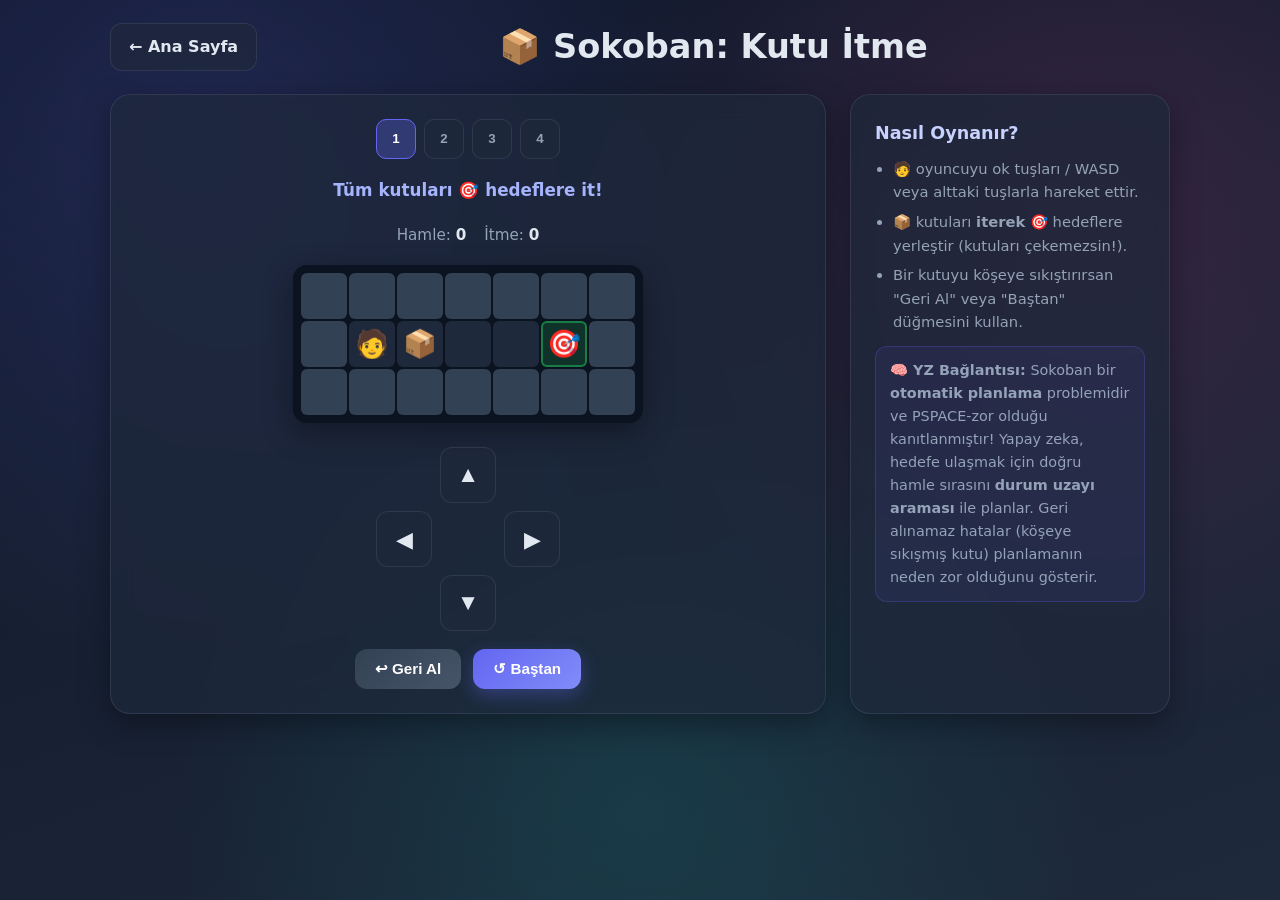
<file: games/sokoban.html>
<!DOCTYPE html>
<html lang="tr">
<head>
  <meta charset="UTF-8" />
  <meta name="viewport" content="width=device-width, initial-scale=1.0" />
  <title>Sokoban: Kutu İtme | Yapay Zeka Oyunları</title>
  <link rel="stylesheet" href="../assets/css/style.css" />
  <link rel="icon" href="data:image/svg+xml,<svg xmlns='http://www.w3.org/2000/svg' viewBox='0 0 100 100'><text y='.9em' font-size='90'>📦</text></svg>" />
  <style>
    .soko {
      display: grid; gap: 2px; background: #0b1220; padding: 8px; border-radius: 14px;
      box-shadow: var(--shadow);
    }
    .sk { width: 46px; height: 46px; display:flex; align-items:center; justify-content:center; font-size: 1.7rem; border-radius: 6px; }
    .sk.wall { background: #334155; }
    .sk.floor { background: #1e293b; }
    .sk.target { background: rgba(34,197,94,0.18); box-shadow: inset 0 0 0 2px rgba(34,197,94,0.5); }
    .dpad {
      display: grid; grid-template-columns: repeat(3, 56px); grid-template-rows: repeat(3, 56px); gap: 8px; margin-top: 6px;
    }
    .dpad button { font-size: 1.4rem; border: none; border-radius: 12px; cursor: pointer; background: var(--card); border: 1px solid var(--card-border); color: var(--text); }
    .dpad button:hover { background: rgba(99,102,241,0.25); }
    .dpad .up { grid-column: 2; grid-row: 1; } .dpad .left { grid-column: 1; grid-row: 2; }
    .dpad .down { grid-column: 2; grid-row: 3; } .dpad .right { grid-column: 3; grid-row: 2; }
    .levelrow { display: flex; gap: 8px; }
    .levelrow button { width: 40px; height: 40px; border-radius: 10px; border: 1px solid var(--card-border); background: var(--card); color: var(--text-dim); cursor: pointer; font-weight: 700; }
    .levelrow button.active { background: rgba(99,102,241,0.3); color: #fff; border-color: var(--accent); }
    @media (max-width: 520px) { .sk { width: 34px; height: 34px; font-size: 1.3rem; } }
  </style>
</head>
<body>
  <div class="container">
    <div class="topbar">
      <a class="back-btn" href="../index.html">← Ana Sayfa</a>
      <h1 class="game-title">📦 Sokoban: Kutu İtme</h1>
      <span></span>
    </div>

    <div class="game-layout with-side">
      <div class="panel">
        <div class="stage">
          <div class="levelrow" id="levelrow"></div>
          <div class="status info" id="status">Tüm kutuları 🎯 hedeflere it!</div>
          <div class="stat-row"><span>Hamle: <b id="moves">0</b></span><span>İtme: <b id="pushes">0</b></span></div>
          <div class="soko" id="board"></div>
          <div class="dpad">
            <button class="up" data-dir="up">▲</button>
            <button class="left" data-dir="left">◀</button>
            <button class="down" data-dir="down">▼</button>
            <button class="right" data-dir="right">▶</button>
          </div>
          <div class="controls">
            <button class="btn secondary" id="undoBtn">↩ Geri Al</button>
            <button class="btn" id="resetBtn">↺ Baştan</button>
          </div>
        </div>
      </div>

      <aside class="panel">
        <h3>Nasıl Oynanır?</h3>
        <ul>
          <li>🧑 oyuncuyu ok tuşları / WASD veya alttaki tuşlarla hareket ettir.</li>
          <li>📦 kutuları <b>iterek</b> 🎯 hedeflere yerleştir (kutuları çekemezsin!).</li>
          <li>Bir kutuyu köşeye sıkıştırırsan "Geri Al" veya "Baştan" düğmesini kullan.</li>
        </ul>
        <div class="hint-box">
          <b>🧠 YZ Bağlantısı:</b> Sokoban bir <b>otomatik planlama</b> problemidir ve PSPACE-zor olduğu kanıtlanmıştır!
          Yapay zeka, hedefe ulaşmak için doğru hamle sırasını <b>durum uzayı araması</b> ile planlar.
          Geri alınamaz hatalar (köşeye sıkışmış kutu) planlamanın neden zor olduğunu gösterir.
        </div>
      </aside>
    </div>
  </div>

  <script>
    const LEVELS = [
      [
        "#######",
        "#@$  .#",
        "#######",
      ],
      [
        "#######",
        "#   . #",
        "# $   #",
        "# @   #",
        "#######",
      ],
      [
        "########",
        "#  ..  #",
        "#  $$  #",
        "#  @   #",
        "########",
      ],
      [
        "########",
        "#  #   #",
        "# .$ . #",
        "# $@$  #",
        "# .  . #",
        "#  $   #",
        "########",
      ],
    ];

    let walls, targets, boxes, player, rows, cols, moves, pushes, history, levelIdx = 0;
    const boardEl = document.getElementById('board');
    const statusEl = document.getElementById('status');

    function load(idx) {
      levelIdx = idx;
      const map = LEVELS[idx];
      rows = map.length; cols = Math.max(...map.map(r => r.length));
      walls = new Set(); targets = new Set(); boxes = new Set();
      for (let r = 0; r < rows; r++) {
        for (let c = 0; c < map[r].length; c++) {
          const ch = map[r][c], key = r + ',' + c;
          if (ch === '#') walls.add(key);
          if (ch === '.' || ch === '*' || ch === '+') targets.add(key);
          if (ch === '$' || ch === '*') boxes.add(key);
          if (ch === '@' || ch === '+') player = { r, c };
        }
      }
      moves = 0; pushes = 0; history = [];
      statusEl.className = 'status info'; statusEl.textContent = 'Tüm kutuları 🎯 hedeflere it!';
      buildLevelRow();
      render();
    }

    function render() {
      boardEl.style.gridTemplateColumns = `repeat(${cols}, 1fr)`;
      boardEl.innerHTML = '';
      for (let r = 0; r < rows; r++) for (let c = 0; c < cols; c++) {
        const key = r + ',' + c;
        const d = document.createElement('div');
        d.className = 'sk ' + (walls.has(key) ? 'wall' : targets.has(key) ? 'target' : 'floor');
        if (player.r === r && player.c === c) d.textContent = '🧑';
        else if (boxes.has(key)) d.textContent = targets.has(key) ? '✅' : '📦';
        else if (targets.has(key)) d.textContent = '🎯';
        boardEl.appendChild(d);
      }
      document.getElementById('moves').textContent = moves;
      document.getElementById('pushes').textContent = pushes;
    }

    function won() { return [...targets].every(t => boxes.has(t)); }

    function move(dir) {
      if (won()) return;
      const delta = { up:[-1,0], down:[1,0], left:[0,-1], right:[0,1] }[dir];
      const nr = player.r + delta[0], nc = player.c + delta[1], nKey = nr + ',' + nc;
      if (walls.has(nKey)) return;
      const snapshot = { player: {...player}, boxes: new Set(boxes), moves, pushes };
      if (boxes.has(nKey)) {
        const br = nr + delta[0], bc = nc + delta[1], bKey = br + ',' + bc;
        if (walls.has(bKey) || boxes.has(bKey)) return;
        boxes.delete(nKey); boxes.add(bKey); pushes++;
      }
      history.push(snapshot);
      player = { r: nr, c: nc };
      moves++;
      render();
      if (won()) {
        statusEl.className = 'status win';
        statusEl.textContent = levelIdx < LEVELS.length - 1
          ? `🏆 Bölüm tamam! ${moves} hamle. Sıradaki bölümü dene →`
          : `🏆 Tebrikler! Tüm bölümleri bitirdin!`;
      }
    }

    function buildLevelRow() {
      const lr = document.getElementById('levelrow'); lr.innerHTML = '';
      LEVELS.forEach((_, i) => {
        const b = document.createElement('button');
        b.textContent = i + 1;
        if (i === levelIdx) b.classList.add('active');
        b.onclick = () => load(i);
        lr.appendChild(b);
      });
    }

    document.getElementById('resetBtn').onclick = () => load(levelIdx);
    document.getElementById('undoBtn').onclick = () => {
      const s = history.pop();
      if (!s) return;
      player = s.player; boxes = s.boxes; moves = s.moves; pushes = s.pushes;
      statusEl.className = 'status info'; statusEl.textContent = 'Geri alındı.';
      render();
    };
    document.querySelectorAll('.dpad button').forEach(b => b.onclick = () => move(b.dataset.dir));
    document.addEventListener('keydown', e => {
      const map = { ArrowUp:'up', ArrowDown:'down', ArrowLeft:'left', ArrowRight:'right', w:'up', s:'down', a:'left', d:'right' };
      if (map[e.key]) { e.preventDefault(); move(map[e.key]); }
    });

    load(0);
  </script>
</body>
</html>
</file>
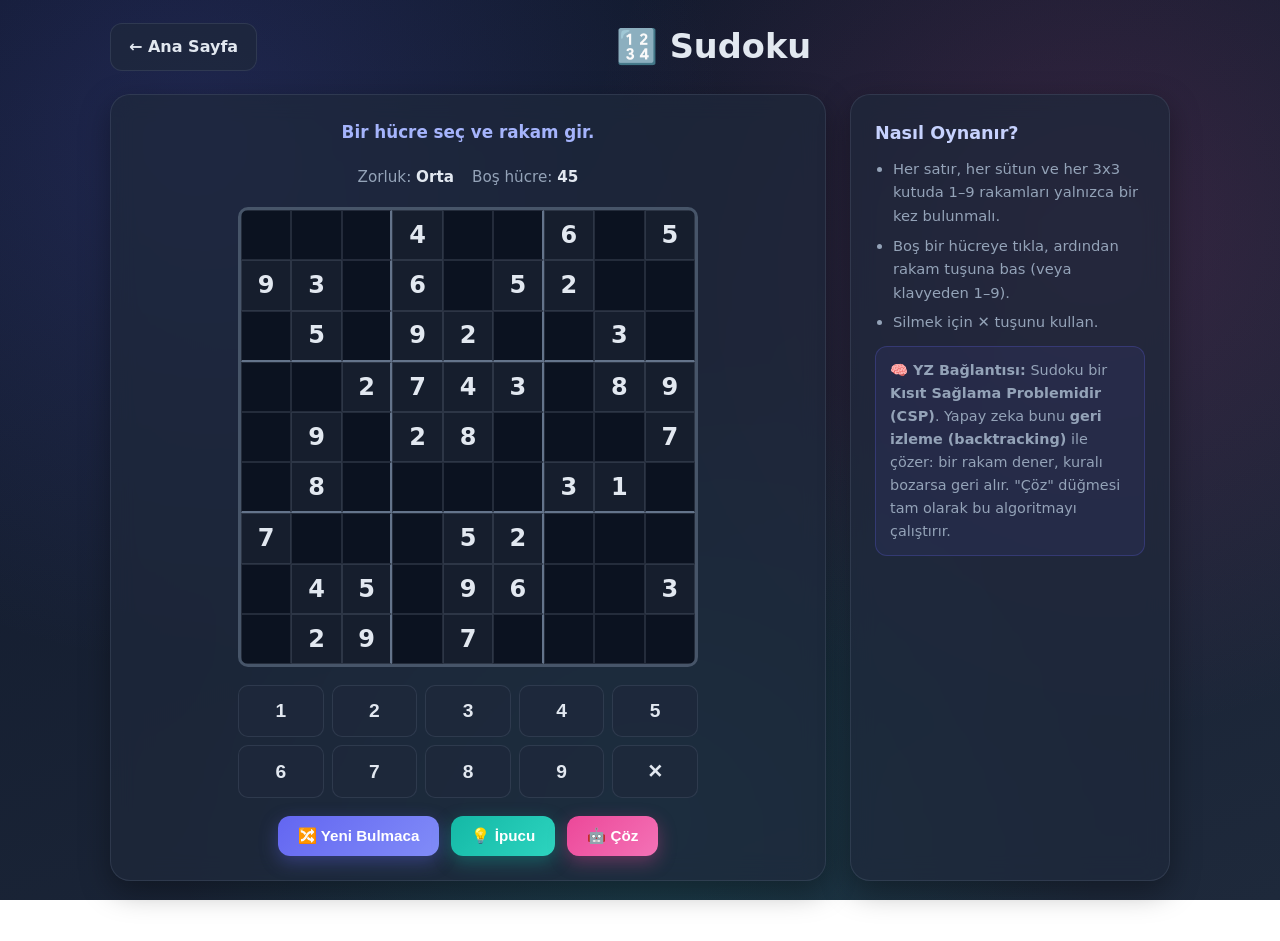
<file: games/sudoku.html>
<!DOCTYPE html>
<html lang="tr">
<head>
  <meta charset="UTF-8" />
  <meta name="viewport" content="width=device-width, initial-scale=1.0" />
  <title>Sudoku | Yapay Zeka Oyunları</title>
  <link rel="stylesheet" href="../assets/css/style.css" />
  <link rel="icon" href="data:image/svg+xml,<svg xmlns='http://www.w3.org/2000/svg' viewBox='0 0 100 100'><text y='.9em' font-size='90'>🔢</text></svg>" />
  <style>
    .sudoku {
      display: grid;
      grid-template-columns: repeat(9, 1fr);
      background: #0b1220;
      border: 3px solid #475569;
      border-radius: 10px;
      overflow: hidden;
      width: min(92vw, 460px);
      aspect-ratio: 1;
    }
    .scell {
      display: flex; align-items: center; justify-content: center;
      font-size: clamp(1rem, 4.5vw, 1.5rem); font-weight: 700;
      border: 1px solid rgba(148,163,184,0.18);
      cursor: pointer; user-select: none; transition: background 0.15s;
      color: #93c5fd;
    }
    .scell.fixed { color: #e2e8f0; background: rgba(148,163,184,0.08); cursor: default; }
    .scell.selected { background: rgba(99,102,241,0.4); }
    .scell.same { background: rgba(99,102,241,0.15); }
    .scell.error { color: var(--danger); background: rgba(239,68,68,0.18); }
    .scell.b-right { border-right: 2px solid #64748b; }
    .scell.b-bottom { border-bottom: 2px solid #64748b; }
    .numpad { display: grid; grid-template-columns: repeat(5, 1fr); gap: 8px; width: min(92vw, 460px); }
    .numpad button {
      padding: 14px 0; font-size: 1.2rem; font-weight: 700; border-radius: 10px;
      border: 1px solid var(--card-border); background: var(--card); color: var(--text); cursor: pointer;
    }
    .numpad button:hover { background: rgba(99,102,241,0.25); }
  </style>
</head>
<body>
  <div class="container">
    <div class="topbar">
      <a class="back-btn" href="../index.html">← Ana Sayfa</a>
      <h1 class="game-title">🔢 Sudoku</h1>
      <span></span>
    </div>

    <div class="game-layout with-side">
      <div class="panel">
        <div class="stage">
          <div class="status info" id="status">Bir hücre seç ve rakam gir.</div>
          <div class="stat-row">
            <span>Zorluk: <b id="diff">Orta</b></span>
            <span>Boş hücre: <b id="empty">0</b></span>
          </div>
          <div class="sudoku" id="board"></div>
          <div class="numpad" id="numpad"></div>
          <div class="controls">
            <button class="btn" id="newBtn">🔀 Yeni Bulmaca</button>
            <button class="btn accent" id="hintBtn">💡 İpucu</button>
            <button class="btn pink" id="solveBtn">🤖 Çöz</button>
          </div>
        </div>
      </div>

      <aside class="panel">
        <h3>Nasıl Oynanır?</h3>
        <ul>
          <li>Her satır, her sütun ve her 3x3 kutuda 1–9 rakamları yalnızca bir kez bulunmalı.</li>
          <li>Boş bir hücreye tıkla, ardından rakam tuşuna bas (veya klavyeden 1–9).</li>
          <li>Silmek için ✕ tuşunu kullan.</li>
        </ul>
        <div class="hint-box">
          <b>🧠 YZ Bağlantısı:</b> Sudoku bir <b>Kısıt Sağlama Problemidir (CSP)</b>.
          Yapay zeka bunu <b>geri izleme (backtracking)</b> ile çözer: bir rakam dener, kuralı bozarsa geri alır.
          "Çöz" düğmesi tam olarak bu algoritmayı çalıştırır.
        </div>
      </aside>
    </div>
  </div>

  <script>
    let solution, puzzle, current, fixed, selected = null;
    const boardEl = document.getElementById('board');
    const statusEl = document.getElementById('status');
    const emptyEl = document.getElementById('empty');

    function emptyGrid() { return Array.from({length:9}, () => Array(9).fill(0)); }

    function canPlace(g, r, c, n) {
      for (let i = 0; i < 9; i++) if (g[r][i] === n || g[i][c] === n) return false;
      const br = Math.floor(r/3)*3, bc = Math.floor(c/3)*3;
      for (let i = 0; i < 3; i++) for (let j = 0; j < 3; j++) if (g[br+i][bc+j] === n) return false;
      return true;
    }

    function solve(g) {
      for (let r = 0; r < 9; r++) for (let c = 0; c < 9; c++) {
        if (g[r][c] === 0) {
          const nums = [1,2,3,4,5,6,7,8,9].sort(() => Math.random()-0.5);
          for (const n of nums) {
            if (canPlace(g, r, c, n)) { g[r][c] = n; if (solve(g)) return true; g[r][c] = 0; }
          }
          return false;
        }
      }
      return true;
    }

    function generate(holes) {
      solution = emptyGrid(); solve(solution);
      puzzle = solution.map(row => [...row]);
      let removed = 0;
      while (removed < holes) {
        const r = Math.floor(Math.random()*9), c = Math.floor(Math.random()*9);
        if (puzzle[r][c] !== 0) { puzzle[r][c] = 0; removed++; }
      }
      current = puzzle.map(row => [...row]);
      fixed = puzzle.map(row => row.map(v => v !== 0));
    }

    function countEmpty() {
      let n = 0; for (let r=0;r<9;r++) for (let c=0;c<9;c++) if (current[r][c]===0) n++;
      return n;
    }

    function render() {
      boardEl.innerHTML = '';
      const selVal = selected ? current[selected.r][selected.c] : 0;
      for (let r = 0; r < 9; r++) for (let c = 0; c < 9; c++) {
        const d = document.createElement('div');
        d.className = 'scell';
        if (c === 2 || c === 5) d.classList.add('b-right');
        if (r === 2 || r === 5) d.classList.add('b-bottom');
        if (fixed[r][c]) d.classList.add('fixed');
        const v = current[r][c];
        d.textContent = v || '';
        if (selected && selected.r === r && selected.c === c) d.classList.add('selected');
        else if (v && v === selVal) d.classList.add('same');
        if (v && !fixed[r][c] && v !== solution[r][c]) d.classList.add('error');
        d.onclick = () => { if (!fixed[r][c]) { selected = {r, c}; render(); } };
        boardEl.appendChild(d);
      }
      emptyEl.textContent = countEmpty();
    }

    function place(n) {
      if (!selected) { statusEl.className='status info'; statusEl.textContent='Önce bir hücre seç.'; return; }
      const {r, c} = selected;
      if (fixed[r][c]) return;
      current[r][c] = n;
      render();
      checkWin();
    }

    function checkWin() {
      if (countEmpty() > 0) return;
      for (let r=0;r<9;r++) for (let c=0;c<9;c++) if (current[r][c] !== solution[r][c]) {
        statusEl.className='status lose'; statusEl.textContent='Tablo dolu ama bazı hatalar var (kırmızılar).'; return;
      }
      statusEl.className='status win'; statusEl.textContent='🏆 Tebrikler! Sudoku\u0027yu çözdün!';
    }

    function buildNumpad() {
      const np = document.getElementById('numpad'); np.innerHTML = '';
      for (let n = 1; n <= 9; n++) { const b = document.createElement('button'); b.textContent = n; b.onclick = () => place(n); np.appendChild(b); }
      const x = document.createElement('button'); x.textContent = '✕'; x.onclick = () => place(0); np.appendChild(x);
    }

    function newGame() {
      generate(45);
      selected = null;
      statusEl.className='status info'; statusEl.textContent='Bir hücre seç ve rakam gir.';
      render();
    }

    document.getElementById('newBtn').onclick = newGame;
    document.getElementById('solveBtn').onclick = () => {
      current = solution.map(row => [...row]); render();
      statusEl.className='status info'; statusEl.textContent='🤖 Geri izleme algoritması çözdü.';
    };
    document.getElementById('hintBtn').onclick = () => {
      const empties = [];
      for (let r=0;r<9;r++) for (let c=0;c<9;c++) if (current[r][c] !== solution[r][c]) empties.push({r,c});
      if (!empties.length) return;
      const {r,c} = empties[Math.floor(Math.random()*empties.length)];
      current[r][c] = solution[r][c]; selected = {r,c}; render(); checkWin();
      statusEl.className='status info'; statusEl.textContent='💡 Bir hücre dolduruldu.';
    };
    document.addEventListener('keydown', e => {
      if (e.key >= '1' && e.key <= '9') place(Number(e.key));
      else if (e.key === '0' || e.key === 'Backspace' || e.key === 'Delete') place(0);
    });

    buildNumpad();
    newGame();
  </script>
</body>
</html>
</file>
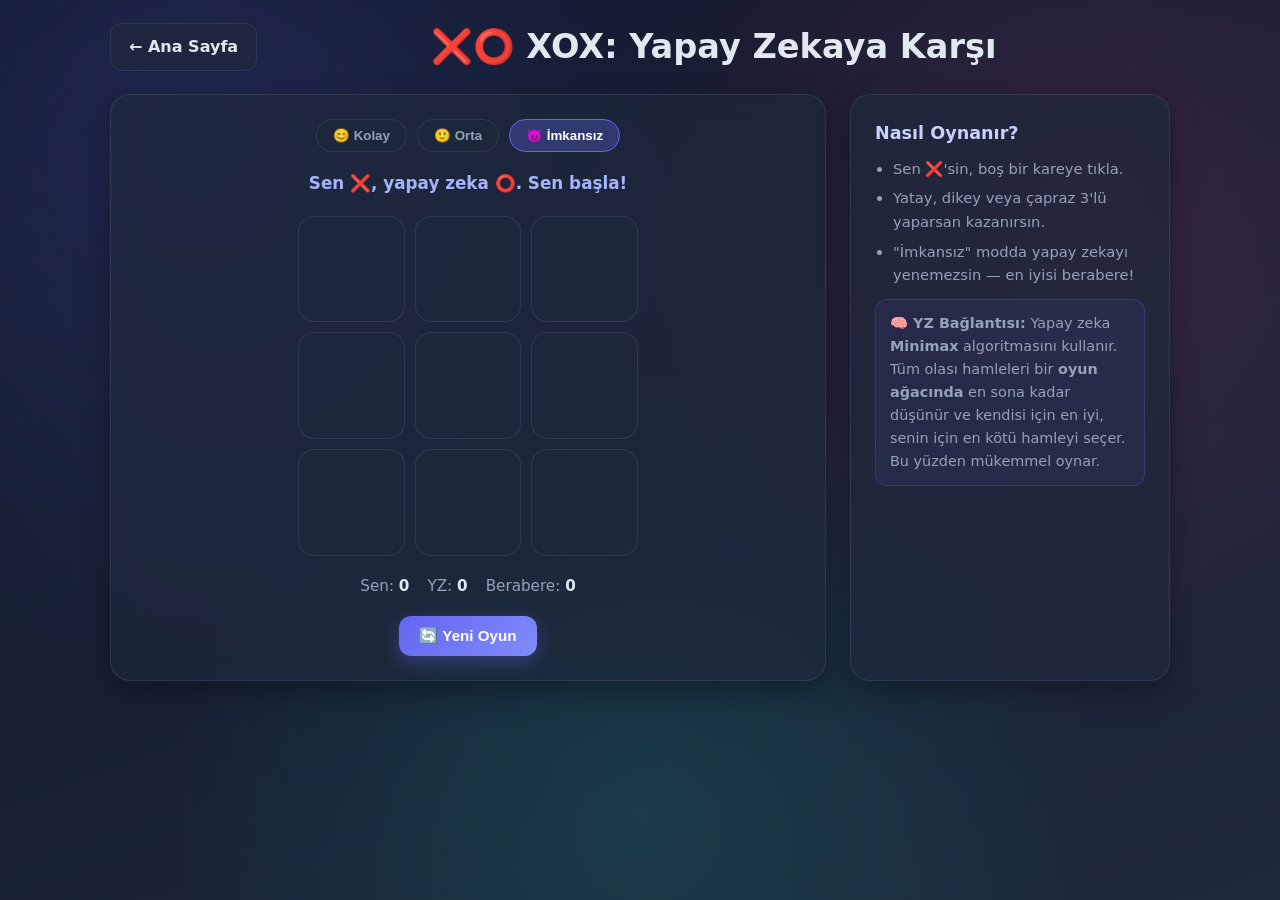
<file: games/xox.html>
<!DOCTYPE html>
<html lang="tr">
<head>
  <meta charset="UTF-8" />
  <meta name="viewport" content="width=device-width, initial-scale=1.0" />
  <title>XOX: Yapay Zekaya Karşı | Yapay Zeka Oyunları</title>
  <link rel="stylesheet" href="../assets/css/style.css" />
  <link rel="icon" href="data:image/svg+xml,<svg xmlns='http://www.w3.org/2000/svg' viewBox='0 0 100 100'><text y='.9em' font-size='90'>⭕</text></svg>" />
  <style>
    .ttt {
      display: grid; grid-template-columns: repeat(3, 1fr); gap: 10px;
      width: min(86vw, 340px);
    }
    .tcell {
      aspect-ratio: 1; display: flex; align-items: center; justify-content: center;
      font-size: clamp(2.4rem, 14vw, 4rem); font-weight: 800; cursor: pointer;
      background: var(--card); border: 1px solid var(--card-border); border-radius: 16px;
      transition: background 0.15s, transform 0.1s;
    }
    .tcell:hover { background: rgba(99,102,241,0.18); }
    .tcell.x { color: #60a5fa; }
    .tcell.o { color: #f472b6; }
    .tcell.win { background: rgba(34,197,94,0.25); animation: pop 0.3s; }
    .diffrow { display: flex; gap: 10px; flex-wrap: wrap; justify-content: center; }
    .diffrow button {
      padding: 8px 16px; border-radius: 999px; border: 1px solid var(--card-border);
      background: var(--card); color: var(--text-dim); cursor: pointer; font-weight: 600;
    }
    .diffrow button.active { background: rgba(99,102,241,0.3); color: #fff; border-color: var(--accent); }
  </style>
</head>
<body>
  <div class="container">
    <div class="topbar">
      <a class="back-btn" href="../index.html">← Ana Sayfa</a>
      <h1 class="game-title">❌⭕ XOX: Yapay Zekaya Karşı</h1>
      <span></span>
    </div>

    <div class="game-layout with-side">
      <div class="panel">
        <div class="stage">
          <div class="diffrow" id="diffrow">
            <button data-d="easy">😊 Kolay</button>
            <button data-d="medium">🙂 Orta</button>
            <button data-d="hard" class="active">😈 İmkansız</button>
          </div>
          <div class="status info" id="status">Sen ❌, yapay zeka ⭕. Sen başla!</div>
          <div class="ttt" id="board"></div>
          <div class="stat-row">
            <span>Sen: <b id="wp">0</b></span>
            <span>YZ: <b id="wa">0</b></span>
            <span>Berabere: <b id="wd">0</b></span>
          </div>
          <div class="controls">
            <button class="btn" id="newBtn">🔄 Yeni Oyun</button>
          </div>
        </div>
      </div>

      <aside class="panel">
        <h3>Nasıl Oynanır?</h3>
        <ul>
          <li>Sen ❌'sin, boş bir kareye tıkla.</li>
          <li>Yatay, dikey veya çapraz 3'lü yaparsan kazanırsın.</li>
          <li>"İmkansız" modda yapay zekayı yenemezsin — en iyisi berabere!</li>
        </ul>
        <div class="hint-box">
          <b>🧠 YZ Bağlantısı:</b> Yapay zeka <b>Minimax</b> algoritmasını kullanır.
          Tüm olası hamleleri bir <b>oyun ağacında</b> en sona kadar düşünür ve kendisi için
          en iyi, senin için en kötü hamleyi seçer. Bu yüzden mükemmel oynar.
        </div>
      </aside>
    </div>
  </div>

  <script>
    let board, gameOver, difficulty = 'hard';
    const wins = { p: 0, a: 0, d: 0 };
    const LINES = [[0,1,2],[3,4,5],[6,7,8],[0,3,6],[1,4,7],[2,5,8],[0,4,8],[2,4,6]];
    const boardEl = document.getElementById('board');
    const statusEl = document.getElementById('status');

    function winner(b) {
      for (const [a,c,d] of LINES) if (b[a] && b[a] === b[c] && b[a] === b[d]) return { who: b[a], line: [a,c,d] };
      if (b.every(x => x)) return { who: 'draw' };
      return null;
    }

    function minimax(b, isAI, depth) {
      const w = winner(b);
      if (w) {
        if (w.who === 'O') return 10 - depth;
        if (w.who === 'X') return depth - 10;
        return 0;
      }
      const scores = [];
      for (let i = 0; i < 9; i++) {
        if (!b[i]) {
          b[i] = isAI ? 'O' : 'X';
          scores.push(minimax(b, !isAI, depth + 1));
          b[i] = '';
        }
      }
      return isAI ? Math.max(...scores) : Math.min(...scores);
    }

    function bestMove(b) {
      let best = -Infinity, move = -1;
      for (let i = 0; i < 9; i++) {
        if (!b[i]) {
          b[i] = 'O';
          const s = minimax(b, false, 0);
          b[i] = '';
          if (s > best) { best = s; move = i; }
        }
      }
      return move;
    }

    function randomMove(b) {
      const empty = b.map((v,i) => v ? -1 : i).filter(i => i >= 0);
      return empty[Math.floor(Math.random() * empty.length)];
    }

    function aiMove() {
      let idx;
      if (difficulty === 'easy') idx = randomMove(board);
      else if (difficulty === 'medium') idx = Math.random() < 0.5 ? randomMove(board) : bestMove(board);
      else idx = bestMove(board);
      board[idx] = 'O';
      render();
      finishCheck();
    }

    function render(winLine) {
      boardEl.innerHTML = '';
      board.forEach((v, i) => {
        const d = document.createElement('div');
        d.className = 'tcell' + (v === 'X' ? ' x' : v === 'O' ? ' o' : '');
        if (winLine && winLine.includes(i)) d.classList.add('win');
        d.textContent = v === 'X' ? '✕' : v === 'O' ? '◯' : '';
        d.onclick = () => play(i);
        boardEl.appendChild(d);
      });
    }

    function finishCheck() {
      const w = winner(board);
      if (!w) return false;
      gameOver = true;
      if (w.who === 'X') { wins.p++; statusEl.className='status win'; statusEl.textContent='🎉 Kazandın!'; }
      else if (w.who === 'O') { wins.a++; statusEl.className='status lose'; statusEl.textContent='🤖 Yapay zeka kazandı!'; }
      else { wins.d++; statusEl.className='status info'; statusEl.textContent='🤝 Berabere!'; }
      render(w.line);
      document.getElementById('wp').textContent = wins.p;
      document.getElementById('wa').textContent = wins.a;
      document.getElementById('wd').textContent = wins.d;
      return true;
    }

    function play(i) {
      if (gameOver || board[i]) return;
      board[i] = 'X';
      render();
      if (finishCheck()) return;
      setTimeout(aiMove, 250);
    }

    function newGame() {
      board = Array(9).fill('');
      gameOver = false;
      statusEl.className = 'status info';
      statusEl.textContent = 'Sen ❌, yapay zeka ⭕. Sen başla!';
      render();
    }

    document.getElementById('newBtn').onclick = newGame;
    document.querySelectorAll('#diffrow button').forEach(b => b.onclick = () => {
      difficulty = b.dataset.d;
      document.querySelectorAll('#diffrow button').forEach(x => x.classList.remove('active'));
      b.classList.add('active');
      newGame();
    });

    newGame();
  </script>
</body>
</html>
</file>
<file: assets/css/style.css>
:root {
  --bg-1: #0f172a;
  --bg-2: #1e293b;
  --accent: #6366f1;
  --accent-2: #ec4899;
  --accent-3: #14b8a6;
  --text: #e2e8f0;
  --text-dim: #94a3b8;
  --card: rgba(30, 41, 59, 0.7);
  --card-border: rgba(148, 163, 184, 0.15);
  --success: #22c55e;
  --warn: #f59e0b;
  --danger: #ef4444;
  --shadow: 0 10px 30px rgba(0, 0, 0, 0.35);
}

* {
  box-sizing: border-box;
  margin: 0;
  padding: 0;
}

html {
  scroll-behavior: smooth;
}

body {
  font-family: "Segoe UI", system-ui, -apple-system, "Helvetica Neue", sans-serif;
  color: var(--text);
  background:
    radial-gradient(circle at 15% 15%, rgba(99, 102, 241, 0.18), transparent 40%),
    radial-gradient(circle at 85% 25%, rgba(236, 72, 153, 0.15), transparent 40%),
    radial-gradient(circle at 50% 90%, rgba(20, 184, 166, 0.15), transparent 45%),
    linear-gradient(160deg, var(--bg-1), var(--bg-2));
  background-attachment: fixed;
  min-height: 100vh;
  line-height: 1.6;
}

a {
  color: inherit;
  text-decoration: none;
}

.container {
  max-width: 1100px;
  margin: 0 auto;
  padding: 0 20px;
}

/* ---------- Header / Hero ---------- */
.hero {
  text-align: center;
  padding: 70px 20px 40px;
}

.hero h1 {
  font-size: clamp(2rem, 5vw, 3.4rem);
  font-weight: 800;
  background: linear-gradient(90deg, #818cf8, #f472b6, #2dd4bf);
  -webkit-background-clip: text;
  background-clip: text;
  -webkit-text-fill-color: transparent;
  letter-spacing: -1px;
}

.hero p {
  color: var(--text-dim);
  font-size: clamp(1rem, 2.5vw, 1.25rem);
  margin-top: 12px;
}

.hero .tag {
  display: inline-block;
  margin-top: 18px;
  padding: 6px 16px;
  border-radius: 999px;
  background: rgba(99, 102, 241, 0.15);
  border: 1px solid rgba(99, 102, 241, 0.4);
  color: #a5b4fc;
  font-size: 0.85rem;
  font-weight: 600;
}

/* ---------- Game grid ---------- */
.grid {
  display: grid;
  grid-template-columns: repeat(auto-fill, minmax(280px, 1fr));
  gap: 22px;
  padding: 30px 0 60px;
}

.card {
  position: relative;
  display: flex;
  flex-direction: column;
  gap: 10px;
  padding: 26px 24px;
  border-radius: 20px;
  background: var(--card);
  border: 1px solid var(--card-border);
  backdrop-filter: blur(12px);
  box-shadow: var(--shadow);
  transition: transform 0.25s ease, border-color 0.25s ease, box-shadow 0.25s ease;
  overflow: hidden;
}

.card::before {
  content: "";
  position: absolute;
  inset: 0;
  background: linear-gradient(135deg, rgba(99, 102, 241, 0.12), transparent 60%);
  opacity: 0;
  transition: opacity 0.25s ease;
}

.card:hover {
  transform: translateY(-6px);
  border-color: rgba(129, 140, 248, 0.5);
  box-shadow: 0 18px 40px rgba(0, 0, 0, 0.45);
}

.card:hover::before {
  opacity: 1;
}

.card .icon {
  font-size: 2.6rem;
}

.card h3 {
  font-size: 1.25rem;
  font-weight: 700;
}

.card p {
  color: var(--text-dim);
  font-size: 0.95rem;
  flex: 1;
}

.card .chip {
  align-self: flex-start;
  font-size: 0.75rem;
  font-weight: 600;
  padding: 4px 10px;
  border-radius: 999px;
  background: rgba(20, 184, 166, 0.15);
  color: #5eead4;
  border: 1px solid rgba(20, 184, 166, 0.35);
}

/* ---------- About ---------- */
.about {
  display: grid;
  grid-template-columns: repeat(auto-fit, minmax(240px, 1fr));
  gap: 22px;
  padding: 30px 0 50px;
}

.about .block {
  background: var(--card);
  border: 1px solid var(--card-border);
  border-radius: 18px;
  padding: 22px;
  backdrop-filter: blur(10px);
}

.about h4 {
  font-size: 1.05rem;
  margin-bottom: 8px;
  color: #c7d2fe;
}

.about p {
  color: var(--text-dim);
  font-size: 0.92rem;
}

.section-title {
  text-align: center;
  font-size: 1.6rem;
  font-weight: 700;
  margin: 30px 0 4px;
}

.section-sub {
  text-align: center;
  color: var(--text-dim);
  margin-bottom: 10px;
}

footer {
  text-align: center;
  color: var(--text-dim);
  font-size: 0.85rem;
  padding: 30px 20px 50px;
  border-top: 1px solid var(--card-border);
}

/* ---------- Game page shared ---------- */
.topbar {
  display: flex;
  align-items: center;
  justify-content: space-between;
  gap: 16px;
  padding: 20px 0;
  flex-wrap: wrap;
}

.back-btn {
  display: inline-flex;
  align-items: center;
  gap: 8px;
  padding: 10px 18px;
  border-radius: 12px;
  background: var(--card);
  border: 1px solid var(--card-border);
  font-weight: 600;
  transition: background 0.2s, transform 0.2s;
}

.back-btn:hover {
  background: rgba(99, 102, 241, 0.25);
  transform: translateX(-3px);
}

.game-title {
  font-size: clamp(1.4rem, 4vw, 2.1rem);
  font-weight: 800;
  display: flex;
  align-items: center;
  gap: 10px;
}

.game-layout {
  display: grid;
  grid-template-columns: 1fr;
  gap: 24px;
  padding-bottom: 60px;
}

@media (min-width: 880px) {
  .game-layout.with-side {
    grid-template-columns: 1fr 320px;
  }
}

.panel {
  background: var(--card);
  border: 1px solid var(--card-border);
  border-radius: 20px;
  padding: 24px;
  backdrop-filter: blur(12px);
  box-shadow: var(--shadow);
}

.panel h3 {
  margin-bottom: 10px;
  font-size: 1.1rem;
  color: #c7d2fe;
}

.panel ul {
  margin-left: 18px;
  color: var(--text-dim);
  font-size: 0.92rem;
}

.panel ul li {
  margin-bottom: 6px;
}

.stage {
  display: flex;
  flex-direction: column;
  align-items: center;
  gap: 18px;
}

.controls {
  display: flex;
  flex-wrap: wrap;
  gap: 12px;
  justify-content: center;
}

.btn {
  padding: 11px 20px;
  border: none;
  border-radius: 12px;
  font-weight: 700;
  font-size: 0.95rem;
  cursor: pointer;
  color: #fff;
  background: linear-gradient(135deg, var(--accent), #818cf8);
  transition: transform 0.15s, filter 0.15s, box-shadow 0.15s;
  box-shadow: 0 6px 18px rgba(99, 102, 241, 0.35);
}

.btn:hover {
  transform: translateY(-2px);
  filter: brightness(1.08);
}

.btn:active {
  transform: translateY(0);
}

.btn.secondary {
  background: linear-gradient(135deg, #334155, #475569);
  box-shadow: none;
}

.btn.accent {
  background: linear-gradient(135deg, var(--accent-3), #2dd4bf);
  box-shadow: 0 6px 18px rgba(20, 184, 166, 0.35);
}

.btn.pink {
  background: linear-gradient(135deg, var(--accent-2), #f472b6);
  box-shadow: 0 6px 18px rgba(236, 72, 153, 0.35);
}

.btn:disabled {
  opacity: 0.45;
  cursor: not-allowed;
  transform: none;
  filter: none;
}

.status {
  min-height: 28px;
  font-weight: 700;
  font-size: 1.05rem;
  text-align: center;
  transition: color 0.2s;
}

.status.win {
  color: var(--success);
}

.status.lose {
  color: var(--danger);
}

.status.info {
  color: #a5b4fc;
}

.stat-row {
  display: flex;
  gap: 18px;
  flex-wrap: wrap;
  justify-content: center;
  color: var(--text-dim);
  font-size: 0.95rem;
}

.stat-row b {
  color: var(--text);
}

.hint-box {
  font-size: 0.9rem;
  color: var(--text-dim);
  background: rgba(99, 102, 241, 0.08);
  border: 1px solid rgba(99, 102, 241, 0.25);
  border-radius: 12px;
  padding: 12px 14px;
  margin-top: 12px;
}

@keyframes pop {
  0% { transform: scale(0.6); opacity: 0; }
  70% { transform: scale(1.1); }
  100% { transform: scale(1); opacity: 1; }
}

@keyframes shake {
  0%, 100% { transform: translateX(0); }
  25% { transform: translateX(-6px); }
  75% { transform: translateX(6px); }
}

.shake { animation: shake 0.4s; }
</file>
<file: algoritma/algoritma.css>
/* ===========================================================
   101 Algoritma Oyunu — tasarım sistemi (modern + oyunsu)
   =========================================================== */
@import url('https://fonts.googleapis.com/css2?family=Baloo+2:wght@600;700;800&family=Nunito:wght@400;600;700;800;900&display=swap');

* { margin: 0; padding: 0; box-sizing: border-box; }

:root {
  --indigo: #6366f1;
  --violet: #8b5cf6;
  --pink: #ec4899;
  --teal: #14b8a6;
  --amber: #f59e0b;
  --ink: #1e293b;
  --dim: #64748b;
  --line: #e8eaf3;
  --surface: #ffffff;
  --bg-1: #eef1ff;
  --bg-2: #f7f2ff;
  --ok: #16a34a; --ok-bg: #dcfce7;
  --no: #e11d48; --no-bg: #ffe4e6;
  --grad: linear-gradient(135deg, #6366f1 0%, #8b5cf6 55%, #ec4899 120%);
  --shadow-sm: 0 2px 8px rgba(30, 41, 59, .06);
  --shadow: 0 12px 30px rgba(99, 102, 241, .14);
  --shadow-lg: 0 24px 60px rgba(99, 102, 241, .22);
  --r: 20px;
}

body {
  font-family: 'Nunito', system-ui, sans-serif;
  color: var(--ink);
  background:
    radial-gradient(900px 500px at 12% -8%, rgba(139, 92, 246, .18), transparent 60%),
    radial-gradient(900px 500px at 100% 0%, rgba(236, 72, 153, .14), transparent 55%),
    linear-gradient(180deg, var(--bg-1), var(--bg-2));
  background-attachment: fixed;
  min-height: 100vh;
  padding: 22px 18px 0;
  line-height: 1.55;
  font-weight: 600;
}
h1, h2, h3, .g-num, .score-pill b { font-family: 'Baloo 2', 'Nunito', sans-serif; }
.wrap { max-width: 1180px; margin: 0 auto; }
a { color: inherit; text-decoration: none; }

/* ---- Hero ---- */
header.top {
  text-align: center; color: #fff; margin-bottom: 30px; padding: 42px 24px;
  border-radius: 30px; background: var(--grad); box-shadow: var(--shadow-lg);
  position: relative; overflow: hidden;
}
header.top::after {
  content: ""; position: absolute; inset: 0;
  background: radial-gradient(400px 200px at 80% 120%, rgba(255,255,255,.18), transparent 70%);
}
header.top h1 { font-size: clamp(2rem, 5.5vw, 3.2rem); letter-spacing: .5px; text-shadow: 0 4px 16px rgba(0,0,0,.18); position: relative; }
header.top p { font-size: clamp(1rem, 2.4vw, 1.25rem); opacity: .96; margin-top: 6px; position: relative; }

.nav-row { display: flex; gap: 12px; justify-content: center; flex-wrap: wrap; margin-top: 18px; position: relative; }
.pill {
  display: inline-flex; align-items: center; gap: 6px; background: rgba(255,255,255,.16);
  color: #fff; padding: 11px 22px; border-radius: 999px; font-weight: 800;
  border: 1.5px solid rgba(255,255,255,.45); backdrop-filter: blur(6px);
  transition: transform .18s, background .18s; font-family: 'Baloo 2', sans-serif;
}
.pill:hover { transform: translateY(-3px); background: rgba(255,255,255,.28); }
.pill.solid { background: #fff; color: var(--violet); border-color: #fff; box-shadow: var(--shadow-sm); }

/* ---- Progress ---- */
.progress-box { background: var(--surface); border-radius: var(--r); padding: 24px; margin-bottom: 30px; box-shadow: var(--shadow); border: 1px solid var(--line); }
.progress-box h3 { color: var(--violet); margin-bottom: 14px; font-size: 1.3rem; }
.bar { height: 30px; background: #eef0f8; border-radius: 999px; overflow: hidden; }
.bar > div {
  height: 100%; width: 0%; border-radius: 999px; background: var(--grad);
  color: #fff; font-weight: 800; display: flex; align-items: center; justify-content: center;
  transition: width .8s cubic-bezier(.2,.8,.2,1); font-size: .85rem;
}
.progress-box p { text-align: center; color: var(--dim); margin-top: 10px; font-weight: 700; }

/* ---- Kategori kartları ---- */
.cats { display: grid; grid-template-columns: repeat(auto-fill, minmax(230px, 1fr)); gap: 20px; }
.cat-card {
  background: var(--surface); border-radius: var(--r); padding: 26px 22px; text-align: center;
  cursor: pointer; box-shadow: var(--shadow-sm); border: 1px solid var(--line);
  transition: transform .25s, box-shadow .25s; display: block; position: relative; overflow: hidden;
}
.cat-card::before { content: ""; position: absolute; top: 0; left: 0; right: 0; height: 5px; background: var(--grad); }
.cat-card:hover { transform: translateY(-8px); box-shadow: var(--shadow-lg); }
.cat-card .ico { font-size: 2.9rem; filter: drop-shadow(0 4px 8px rgba(0,0,0,.12)); }
.cat-card h3 { color: var(--ink); margin: 12px 0 4px; font-size: 1.25rem; }
.cat-card .count { color: var(--violet); font-weight: 800; font-size: .9rem; }
.cat-card .mini { margin-top: 10px; font-size: .82rem; color: var(--dim); font-weight: 700; }
.cat-card .mini b { color: var(--ok); }

/* ---- Oyun kartları ---- */
.games { display: grid; grid-template-columns: repeat(auto-fill, minmax(260px, 1fr)); gap: 20px; }
.g-card {
  position: relative; background: var(--surface); border-radius: 18px; padding: 22px; cursor: pointer;
  box-shadow: var(--shadow-sm); border: 1px solid var(--line); transition: transform .25s, box-shadow .25s;
  display: block; overflow: hidden;
}
.g-card:hover { transform: translateY(-6px); box-shadow: var(--shadow); }
.g-card.done { border-color: #bbf7d0; background: linear-gradient(180deg, #fff, #f4fff7); }
.g-card.done::after {
  content: '✓'; position: absolute; top: 14px; right: 14px; width: 30px; height: 30px;
  background: var(--ok); color: #fff; border-radius: 50%; display: flex; align-items: center;
  justify-content: center; font-weight: 800; box-shadow: 0 4px 10px rgba(22,163,74,.4);
}
.g-num { width: 40px; height: 40px; border-radius: 12px; color: #fff; font-weight: 800; display: flex; align-items: center; justify-content: center; background: var(--grad); box-shadow: 0 6px 14px rgba(99,102,241,.35); }
.g-emoji { font-size: 2.5rem; margin: 10px 0 4px; }
.g-card h3 { color: var(--ink); font-size: 1.12rem; margin-bottom: 6px; }
.g-card p { color: var(--dim); font-size: .9rem; font-weight: 600; }
.diff { display: inline-block; padding: 4px 14px; border-radius: 999px; font-size: .78rem; font-weight: 800; margin-top: 12px; }
.diff.easy { background: var(--ok-bg); color: var(--ok); }
.diff.medium { background: #fef3c7; color: #b45309; }
.diff.hard { background: var(--no-bg); color: var(--no); }

.cat-head { background: var(--surface); border-radius: var(--r); padding: 26px; margin-bottom: 24px; box-shadow: var(--shadow); border: 1px solid var(--line); border-left: 6px solid var(--violet); }
.cat-head h2 { color: var(--ink); font-size: 1.8rem; } .cat-head p { color: var(--dim); margin-top: 6px; font-weight: 700; }

/* ---- Oyun sayfası ---- */
.game-panel { background: var(--surface); border-radius: 26px; padding: 30px; box-shadow: var(--shadow); border: 1px solid var(--line); }
.game-head { text-align: center; margin-bottom: 14px; }
.game-head .emoji { font-size: 3rem; filter: drop-shadow(0 4px 8px rgba(0,0,0,.12)); }
.game-head h2 { color: var(--ink); margin: 4px 0; font-size: 1.7rem; }
.game-head .desc { color: var(--dim); font-weight: 700; }

.toolbar { display: flex; align-items: center; justify-content: center; gap: 14px; flex-wrap: wrap; margin-bottom: 8px; }
.scoreboard { display: flex; gap: 10px; flex-wrap: wrap; justify-content: center; }
.score-pill { background: #f3f4fd; border: 1.5px solid var(--line); border-radius: 999px; padding: 6px 16px; font-weight: 700; color: var(--dim); }
.score-pill b { color: var(--violet); }

.prompt-box {
  background: linear-gradient(135deg, #eef2ff, #faf0ff); border: 1.5px solid #e3e0fb;
  border-radius: 16px; padding: 16px 20px; text-align: center; font-size: 1.12rem;
  font-weight: 700; color: #4338ca; margin: 16px 0;
}
.stage { display: flex; flex-direction: column; align-items: center; gap: 16px; }

/* ---- Klasik arketip bileşenleri ---- */
.items { display: flex; flex-wrap: wrap; gap: 12px; justify-content: center; }
.box {
  min-width: 62px; height: 62px; padding: 0 12px; border-radius: 16px; cursor: pointer;
  background: var(--grad); color: #fff; font-weight: 800; font-size: 1.35rem;
  display: flex; align-items: center; justify-content: center; box-shadow: 0 6px 16px rgba(99,102,241,.32);
  transition: transform .18s, filter .18s; user-select: none; position: relative;
}
.box:hover { transform: translateY(-4px) scale(1.05); }
.box.sel { background: linear-gradient(135deg, #fbbf24, #f59e0b); color: #fff; transform: scale(1.1); }
.box.ok { background: linear-gradient(135deg, #34d399, #16a34a); }
.box.bad { background: linear-gradient(135deg, #fb7185, #e11d48); animation: shake .4s; }
.box.hl { background: linear-gradient(135deg, #fb923c, #ea580c); }
.box .order-tag { position: absolute; top: -8px; right: -8px; background: #fff; color: var(--violet); border-radius: 50%; width: 22px; height: 22px; font-size: .78rem; font-weight: 800; display: flex; align-items: center; justify-content: center; box-shadow: var(--shadow-sm); }

.choices { display: flex; flex-direction: column; gap: 12px; width: 100%; max-width: 420px; }
.choice { padding: 16px; border-radius: 14px; border: 2px solid var(--line); background: #fafbff; cursor: pointer; font-weight: 800; font-size: 1.05rem; text-align: center; transition: all .18s; }
.choice:hover { border-color: var(--indigo); transform: translateY(-2px); box-shadow: var(--shadow-sm); }
.choice.ok { background: var(--ok); color: #fff; border-color: var(--ok); }
.choice.bad { background: var(--no); color: #fff; border-color: var(--no); }

.num-input { font-size: 1.5rem; padding: 12px 18px; border-radius: 14px; border: 2.5px solid var(--indigo); text-align: center; width: 160px; font-family: 'Baloo 2', sans-serif; color: var(--ink); outline: none; }
.num-input:focus { border-color: var(--pink); box-shadow: 0 0 0 4px rgba(236,72,153,.12); }

.visual { background: #f6f7fc; border-radius: 14px; padding: 16px; text-align: center; font-size: 1.25rem; line-height: 1.9; word-break: break-word; font-weight: 700; }
.visual .tok { display: inline-block; min-width: 36px; padding: 5px 11px; margin: 3px; border-radius: 10px; background: var(--grad); color: #fff; font-weight: 800; box-shadow: 0 4px 10px rgba(99,102,241,.25); }
.visual .hl { background: linear-gradient(135deg, #fb923c, #ea580c) !important; }

/* grid */
.grid2 { display: grid; gap: 6px; background: #eef0f8; padding: 10px; border-radius: 14px; }
.gcell { width: 50px; height: 50px; border-radius: 10px; display: flex; align-items: center; justify-content: center; font-weight: 800; cursor: pointer; font-size: 1.05rem; background: #fff; transition: transform .14s, background .2s; user-select: none; position: relative; box-shadow: var(--shadow-sm); }
.gcell:hover { transform: scale(1.06); }
.gcell.land { background: linear-gradient(135deg, #86efac, #4ade80); }
.gcell.water { background: linear-gradient(135deg, #bae6fd, #7dd3fc); }
.gcell.wall { background: #475569; color: #fff; }
.gcell.sel { background: linear-gradient(135deg, #fcd34d, #f59e0b); }
.gcell.ok { background: var(--ok); color: #fff; }
.gcell.bad { background: var(--no); color: #fff; animation: shake .4s; }
.gcell .order-tag { position: absolute; top: -6px; right: -6px; background: var(--violet); color: #fff; border-radius: 50%; width: 20px; height: 20px; font-size: .7rem; display: flex; align-items: center; justify-content: center; }
@media (max-width: 560px) { .gcell { width: 40px; height: 40px; font-size: .9rem; } .box { min-width: 52px; height: 52px; font-size: 1.1rem; } }

/* svg ağaç */
.tree-wrap { width: 100%; max-width: 560px; }
.tnode { cursor: pointer; }
.tnode circle { fill: url(#ng); transition: fill .2s; filter: drop-shadow(0 4px 6px rgba(99,102,241,.3)); }
.tnode.sel circle { fill: #f59e0b; }
.tnode.ok circle { fill: #16a34a; }
.tnode.bad circle { fill: #e11d48; }
.tnode.hl circle { fill: #ea580c; }
.tnode text { fill: #fff; font-weight: 800; font-size: 16px; pointer-events: none; }

/* ---- Kontrol / durum ---- */
.controls { display: flex; flex-wrap: wrap; gap: 12px; justify-content: center; margin-top: 6px; }
.btn { padding: 12px 24px; border: none; border-radius: 14px; font-weight: 800; font-size: 1rem; cursor: pointer; color: #fff; font-family: 'Baloo 2', sans-serif; background: var(--grad); box-shadow: 0 8px 18px rgba(99,102,241,.32); transition: transform .15s, filter .15s; }
.btn:hover { transform: translateY(-3px); filter: brightness(1.06); }
.btn:active { transform: translateY(0); }
.btn.sec { background: #eef0f8; color: var(--dim); box-shadow: none; }
.btn.go { background: linear-gradient(135deg, #22c55e, #16a34a); box-shadow: 0 8px 18px rgba(22,163,74,.32); }
.btn:disabled { opacity: .45; cursor: not-allowed; transform: none; }

.status { min-height: 30px; font-size: 1.15rem; font-weight: 800; text-align: center; }
.status.win { color: var(--ok); } .status.lose { color: var(--no); } .status.info { color: var(--indigo); }

.ai-box { background: linear-gradient(135deg, #eef2ff, #fdf2ff); border: 1.5px solid #e3e0fb; border-left: 5px solid var(--violet); border-radius: 14px; padding: 16px 18px; margin-top: 22px; color: #334155; line-height: 1.6; font-size: .95rem; font-weight: 600; }
.ai-box b { color: var(--violet); }
.next-row { display: flex; justify-content: space-between; gap: 12px; margin-top: 18px; flex-wrap: wrap; }
footer.foot { text-align: center; color: var(--dim); padding: 34px 12px 26px; font-size: .9rem; font-weight: 700; }

/* ===== zengin bileşenler ===== */
.dots { display: flex; gap: 10px; justify-content: center; margin-bottom: 16px; }
.dot { font-size: 1.5rem; color: #d4d7ea; transition: color .3s, transform .3s; }
.dot.on { color: var(--amber); transform: scale(1.2); }

.sumread { display: inline-flex; align-items: center; gap: 6px; background: #eef2ff; border: 1.5px solid #d9d6f8; color: #4338ca; font-weight: 800; padding: 9px 20px; border-radius: 999px; font-size: 1.1rem; margin: 6px auto; }
.sumread.hit { background: var(--ok-bg); border-color: #bbf7d0; color: var(--ok); }

.ncards { display: flex; flex-wrap: wrap; gap: 14px; justify-content: center; margin: 6px 0; }
.ncard { width: 66px; height: 86px; border-radius: 16px; background: #fff; border: 2.5px solid var(--line); display: flex; align-items: center; justify-content: center; font-size: 1.7rem; font-weight: 800; color: var(--violet); font-family: 'Baloo 2', sans-serif; cursor: pointer; box-shadow: var(--shadow-sm); transition: transform .18s, border-color .18s, background .18s; position: relative; }
.ncard:hover { transform: translateY(-6px) scale(1.04); border-color: var(--indigo); }
.ncard.sel { border-color: var(--amber); background: #fffaf0; transform: translateY(-6px) scale(1.06); }
.ncard.good { background: linear-gradient(135deg, #34d399, #16a34a); color: #fff; border-color: #16a34a; }
.ncard.bad { background: linear-gradient(135deg, #fb7185, #e11d48); color: #fff; border-color: #e11d48; animation: shake .4s; }
.ncard.dim { opacity: .32; }
.ncard.fixed { cursor: default; border-color: var(--amber); background: #fff7ed; }
.ncard .pin { position: absolute; top: -12px; right: -10px; background: var(--violet); color: #fff; border-radius: 50%; width: 26px; height: 26px; font-size: .8rem; display: flex; align-items: center; justify-content: center; box-shadow: var(--shadow-sm); }

.bars { display: flex; align-items: flex-end; gap: 10px; justify-content: center; min-height: 230px; padding: 16px 12px 6px; background: linear-gradient(180deg, #f6f7fc, #eef0fa); border-radius: 18px; }
.bcol { display: flex; flex-direction: column; align-items: center; gap: 6px; cursor: pointer; }
.bcol .lab { font-weight: 800; color: var(--dim); font-size: .82rem; }
.bar { width: 44px; border-radius: 10px 10px 4px 4px; background: linear-gradient(180deg, #818cf8, #6366f1); transition: height .4s cubic-bezier(.2,.8,.3,1.2), background .25s, filter .2s; position: relative; box-shadow: 0 6px 14px rgba(99,102,241,.28); }
.bcol:hover .bar { filter: brightness(1.1); }
.bar .cap { position: absolute; top: -23px; left: 0; right: 0; text-align: center; color: var(--ink); font-weight: 800; font-size: .9rem; }
.bar.sel { background: linear-gradient(180deg, #fcd34d, #f59e0b); }
.bar.good { background: linear-gradient(180deg, #34d399, #16a34a); }
.bar.bad { background: linear-gradient(180deg, #fb7185, #e11d48); animation: shake .4s; }
.bar.dim { opacity: .35; }
.bar.neg { background: linear-gradient(180deg, #fda4af, #fb7185); }

/* zaman çizelgesi */
.tl { position: relative; width: 100%; max-width: 500px; height: 120px; margin: 8px auto; background: #f6f7fc; border-radius: 16px; border: 1.5px solid var(--line); }
.tl-bar { position: absolute; height: 30px; border-radius: 999px; display: flex; align-items: center; justify-content: center; color: #fff; font-weight: 800; font-size: .82rem; box-shadow: var(--shadow-sm); }
.tl-tick { position: absolute; bottom: 4px; font-size: .7rem; color: var(--dim); transform: translateX(-50%); font-weight: 700; }
.tl-overlap { position: absolute; height: 92px; top: 6px; background: repeating-linear-gradient(45deg, rgba(225,29,72,.18), rgba(225,29,72,.18) 8px, transparent 8px, transparent 16px); border-radius: 10px; }

/* su / konteyner */
.water { position: relative; display: flex; align-items: flex-end; gap: 10px; justify-content: center; height: 240px; padding: 12px; background: linear-gradient(180deg, #e0f2fe, #dbeafe); border-radius: 18px; overflow: hidden; }
.stick { width: 30px; background: linear-gradient(180deg, #64748b, #334155); border-radius: 8px 8px 0 0; cursor: pointer; position: relative; transition: background .2s, transform .15s; z-index: 2; }
.stick:hover { transform: scaleX(1.15); }
.stick.sel { background: linear-gradient(180deg, #fbbf24, #d97706); }
.stick .cap { position: absolute; top: -22px; left: 50%; transform: translateX(-50%); color: var(--ink); font-weight: 800; font-size: .8rem; }
.fill { position: absolute; bottom: 12px; background: linear-gradient(180deg, rgba(56,189,248,.55), rgba(14,165,233,.72)); border-top: 3px solid #0ea5e9; z-index: 1; transition: all .4s ease; border-radius: 4px; }

/* sayı doğrusu / chip */
.chips { display: flex; flex-wrap: wrap; gap: 9px; justify-content: center; margin-top: 14px; }
.chip2 { width: 48px; height: 48px; border-radius: 13px; border: 2px solid var(--line); background: #fff; display: flex; align-items: center; justify-content: center; font-weight: 800; color: var(--violet); cursor: pointer; transition: all .15s; box-shadow: var(--shadow-sm); }
.chip2:hover { transform: translateY(-3px); border-color: var(--indigo); background: #fffaf0; }
.chip2.good { background: var(--ok); color: #fff; border-color: var(--ok); }
.chip2.bad { background: var(--no); color: #fff; border-color: var(--no); animation: shake .4s; }
.chip2.dim { opacity: .3; }

/* terazi */
.scale-read { display: flex; gap: 22px; justify-content: center; margin: 8px 0; font-weight: 800; font-size: 1.05rem; }
.scale-read .L { color: #0ea5e9; } .scale-read .R { color: var(--pink); }

/* zincir (bağlı liste) */
.chain { display: flex; flex-wrap: wrap; align-items: center; gap: 4px; justify-content: center; }
.node { min-width: 54px; height: 54px; padding: 0 10px; border-radius: 14px; background: var(--grad); color: #fff; font-weight: 800; font-size: 1.2rem; display: flex; align-items: center; justify-content: center; cursor: pointer; box-shadow: 0 5px 12px rgba(99,102,241,.3); transition: transform .15s; position: relative; }
.node:hover { transform: translateY(-4px); }
.node.sel { background: linear-gradient(135deg, #fbbf24, #f59e0b); }
.node.good { background: linear-gradient(135deg, #34d399, #16a34a); }
.node.bad { background: linear-gradient(135deg, #fb7185, #e11d48); animation: shake .4s; }
.node .order-tag { position: absolute; top: -8px; right: -8px; background: #fff; color: var(--violet); border-radius: 50%; width: 22px; height: 22px; font-size: .78rem; font-weight: 800; display: flex; align-items: center; justify-content: center; box-shadow: var(--shadow-sm); }
.arrow { color: var(--dim); font-size: 1.4rem; font-weight: 800; }

/* yığın görseli */
.stackview { display: flex; flex-direction: column-reverse; gap: 6px; min-height: 60px; padding: 10px; border: 2px dashed #c7cbe6; border-radius: 14px; background: #f6f7fc; min-width: 120px; }
.stackview .sb { background: var(--grad); color: #fff; font-weight: 800; padding: 10px 16px; border-radius: 10px; text-align: center; animation: pop .25s ease; }
.bin-tiles { display: flex; gap: 8px; justify-content: center; flex-wrap: wrap; }
.btile { width: 52px; height: 52px; border-radius: 12px; border: 2px solid var(--line); background: #fff; display: flex; align-items: center; justify-content: center; font-weight: 800; font-size: 1.3rem; cursor: pointer; color: var(--violet); box-shadow: var(--shadow-sm); transition: all .15s; font-family: 'Baloo 2', sans-serif; }
.btile:hover { transform: translateY(-3px); }
.btile.on { background: var(--grad); color: #fff; border-color: transparent; }

/* ===== giriş banner'ı ===== */
.banner { display: block; width: 100%; height: auto; border-radius: 26px; box-shadow: var(--shadow-lg); margin-bottom: 30px; }

/* ===== misyon bölümü ===== */
.mission { background: var(--surface); border-radius: 26px; padding: 32px 30px; margin-bottom: 30px; box-shadow: var(--shadow); border: 1px solid var(--line); position: relative; overflow: hidden; }
.mission::before { content: ""; position: absolute; top: 0; left: 0; right: 0; height: 6px; background: var(--grad); }
.mission .badge { display: inline-block; background: #eef2ff; color: var(--violet); font-weight: 800; font-size: .8rem; padding: 6px 16px; border-radius: 999px; border: 1.5px solid #e0ddf9; margin-bottom: 14px; }
.mission h2 { font-size: clamp(1.4rem, 3.5vw, 2rem); color: var(--ink); line-height: 1.3; }
.mission h2 .hl { background: linear-gradient(120deg, var(--violet), var(--pink)); -webkit-background-clip: text; background-clip: text; -webkit-text-fill-color: transparent; }
.mission .lead { color: var(--dim); font-size: 1.08rem; line-height: 1.7; margin-top: 12px; max-width: 760px; }
.mission .lead b { color: var(--ink); }
.mission-cards { display: grid; grid-template-columns: repeat(auto-fit, minmax(220px, 1fr)); gap: 16px; margin-top: 24px; }
.mcard { border-radius: 18px; padding: 20px; background: linear-gradient(160deg, #f7f8ff, #fdf6ff); border: 1px solid var(--line); transition: transform .2s; }
.mcard:hover { transform: translateY(-4px); }
.mcard .mi { font-size: 2rem; }
.mcard h4 { color: var(--ink); font-size: 1.08rem; margin: 8px 0 4px; }
.mcard p { color: var(--dim); font-size: .92rem; line-height: 1.55; font-weight: 600; }
.mission .real { margin-top: 22px; display: flex; flex-wrap: wrap; gap: 10px; align-items: center; }
.mission .real .lbl { color: var(--dim); font-weight: 800; font-size: .85rem; }
.real .tagx { background: #f3f4fd; border: 1.5px solid var(--line); color: var(--violet); font-weight: 700; font-size: .82rem; padding: 6px 12px; border-radius: 999px; }

@keyframes shake { 0%,100%{transform:translateX(0);} 25%{transform:translateX(-7px);} 75%{transform:translateX(7px);} }
@keyframes pop { 0%{transform:scale(.6);opacity:0;} 70%{transform:scale(1.1);} 100%{transform:scale(1);opacity:1;} }
.pop { animation: pop .3s ease; }
</file>
